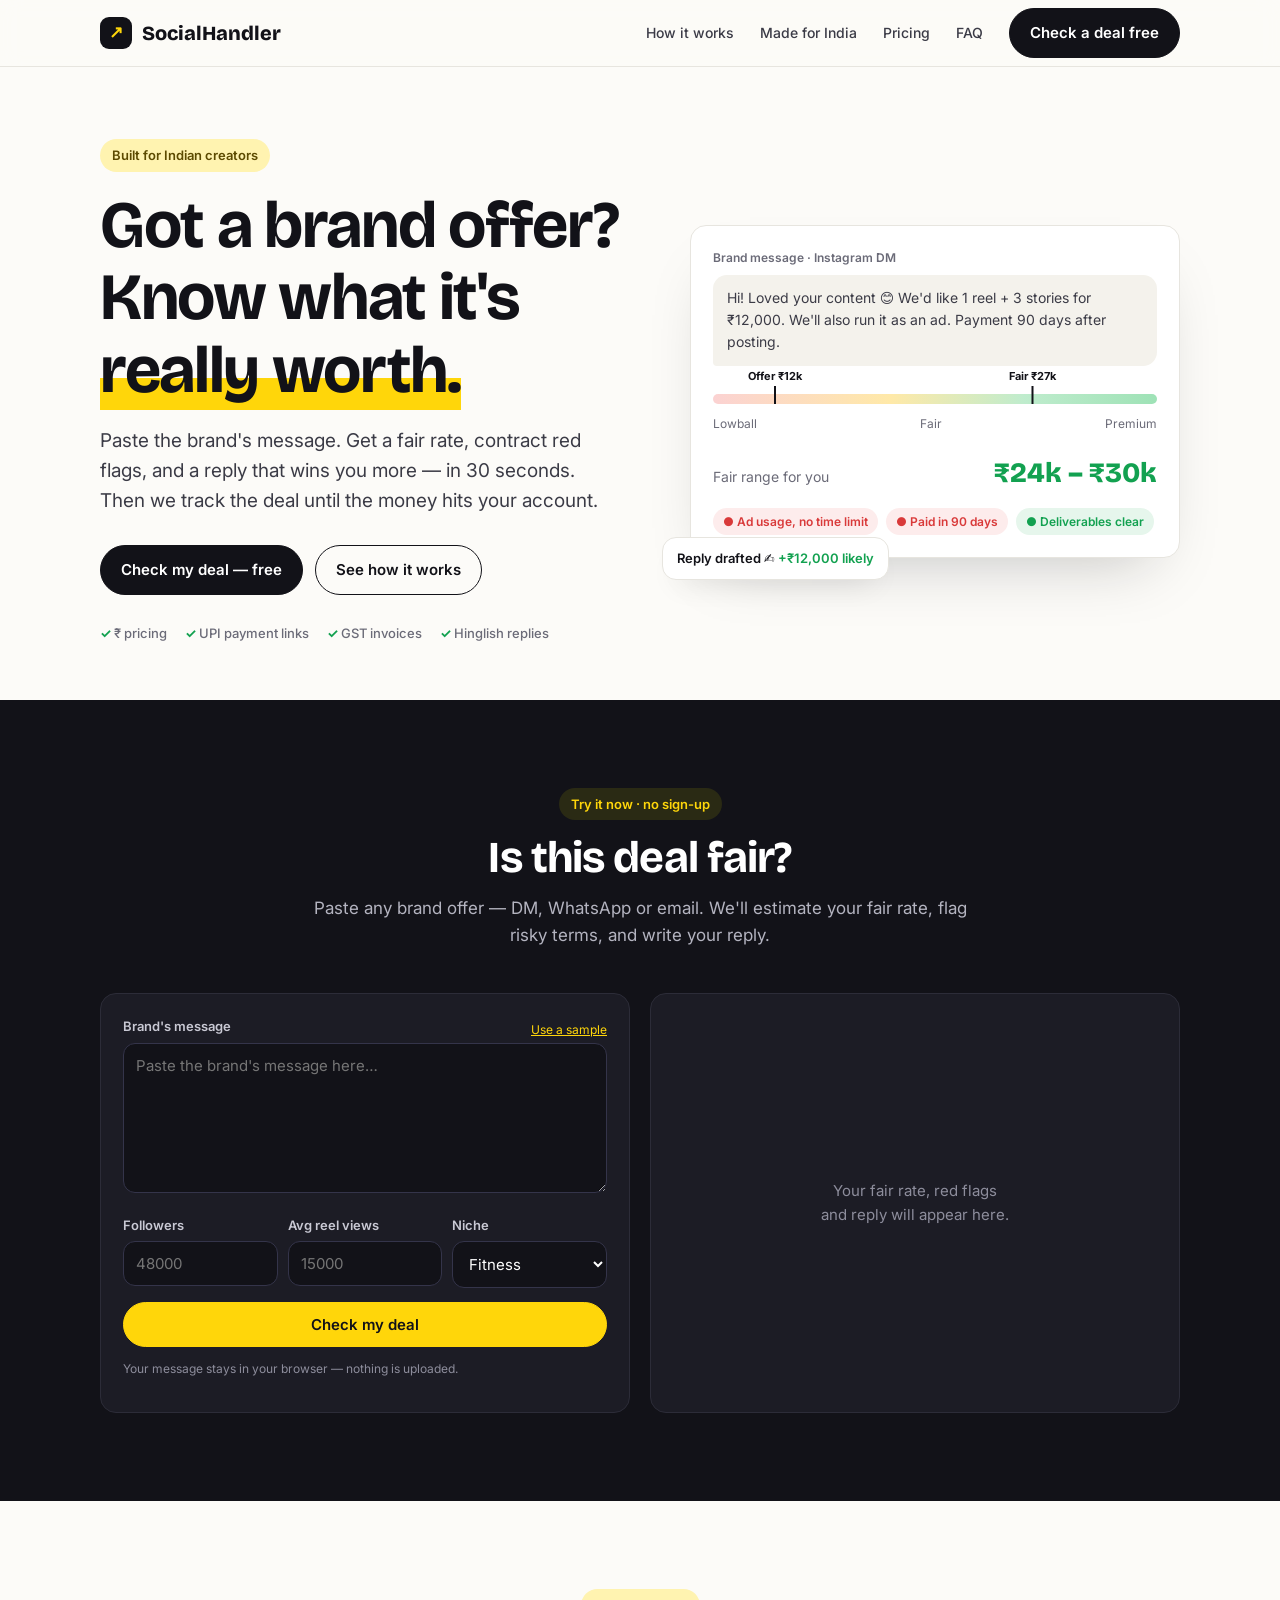
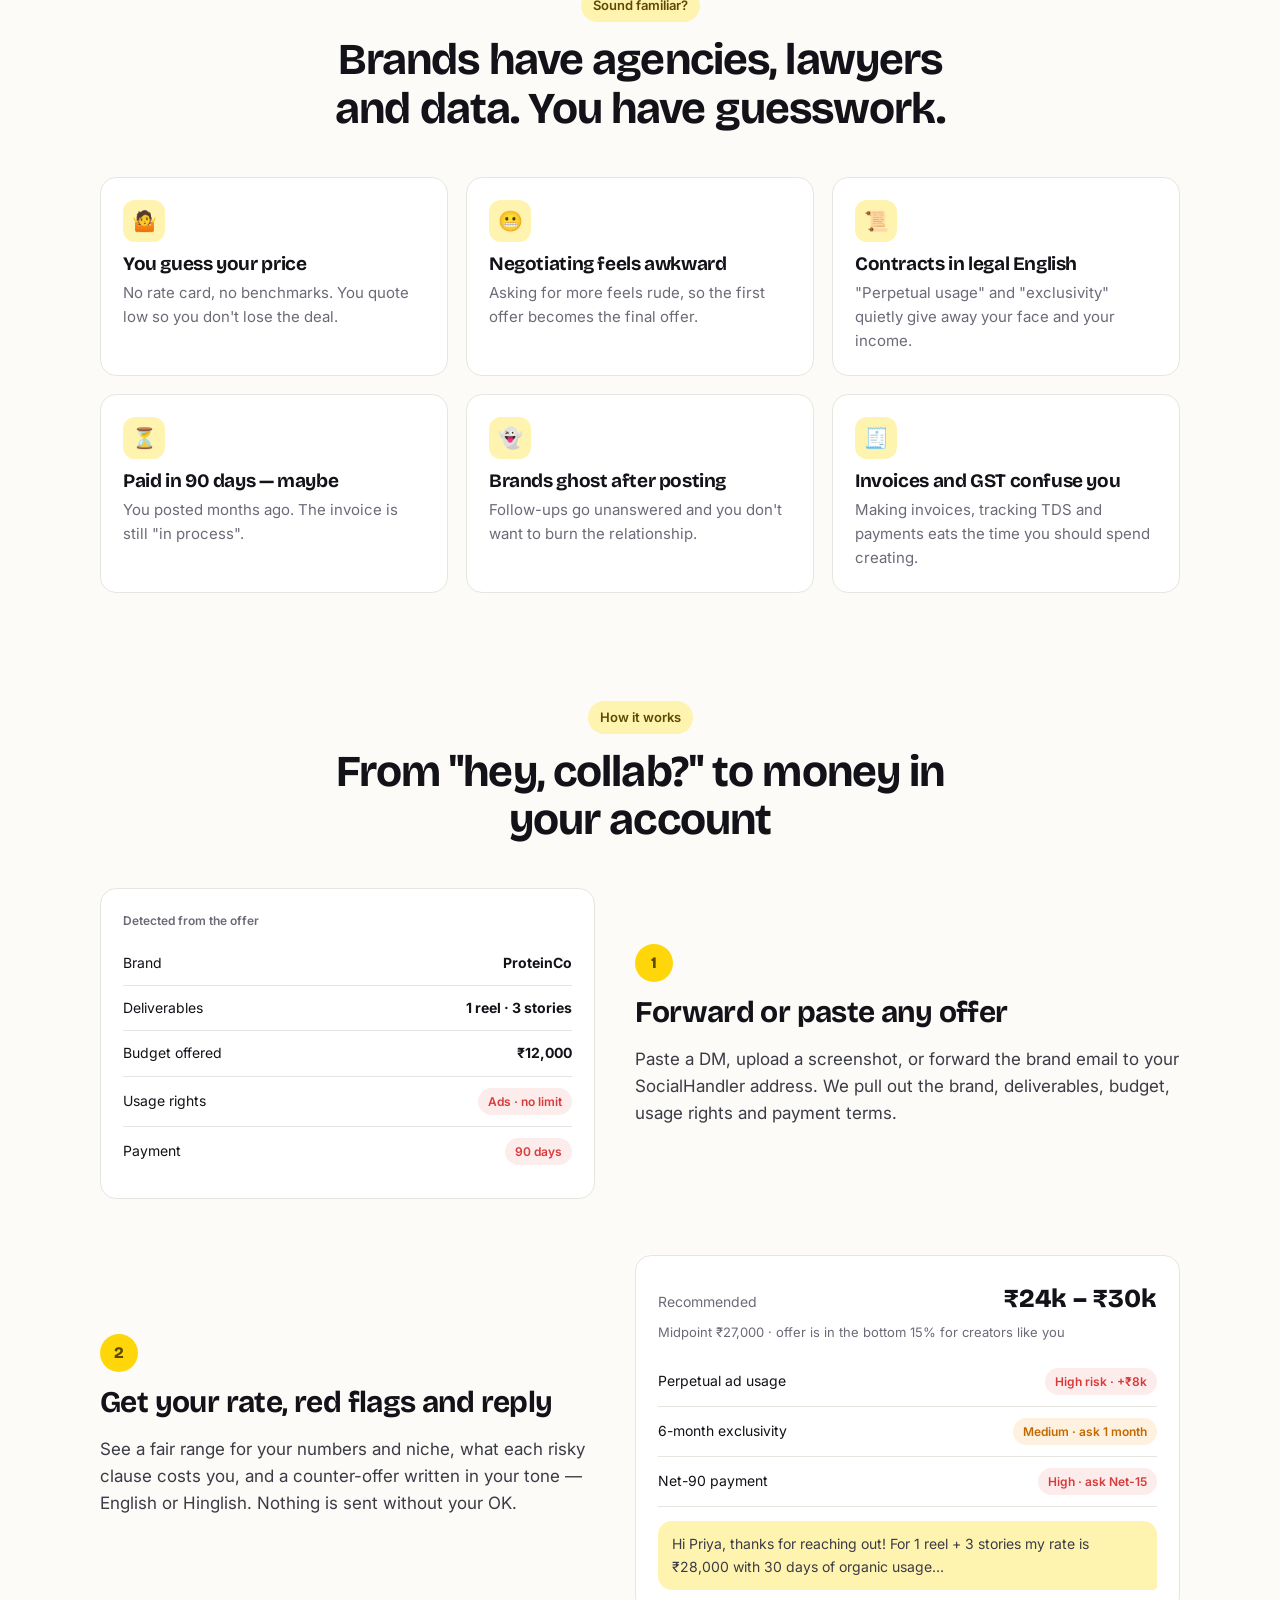
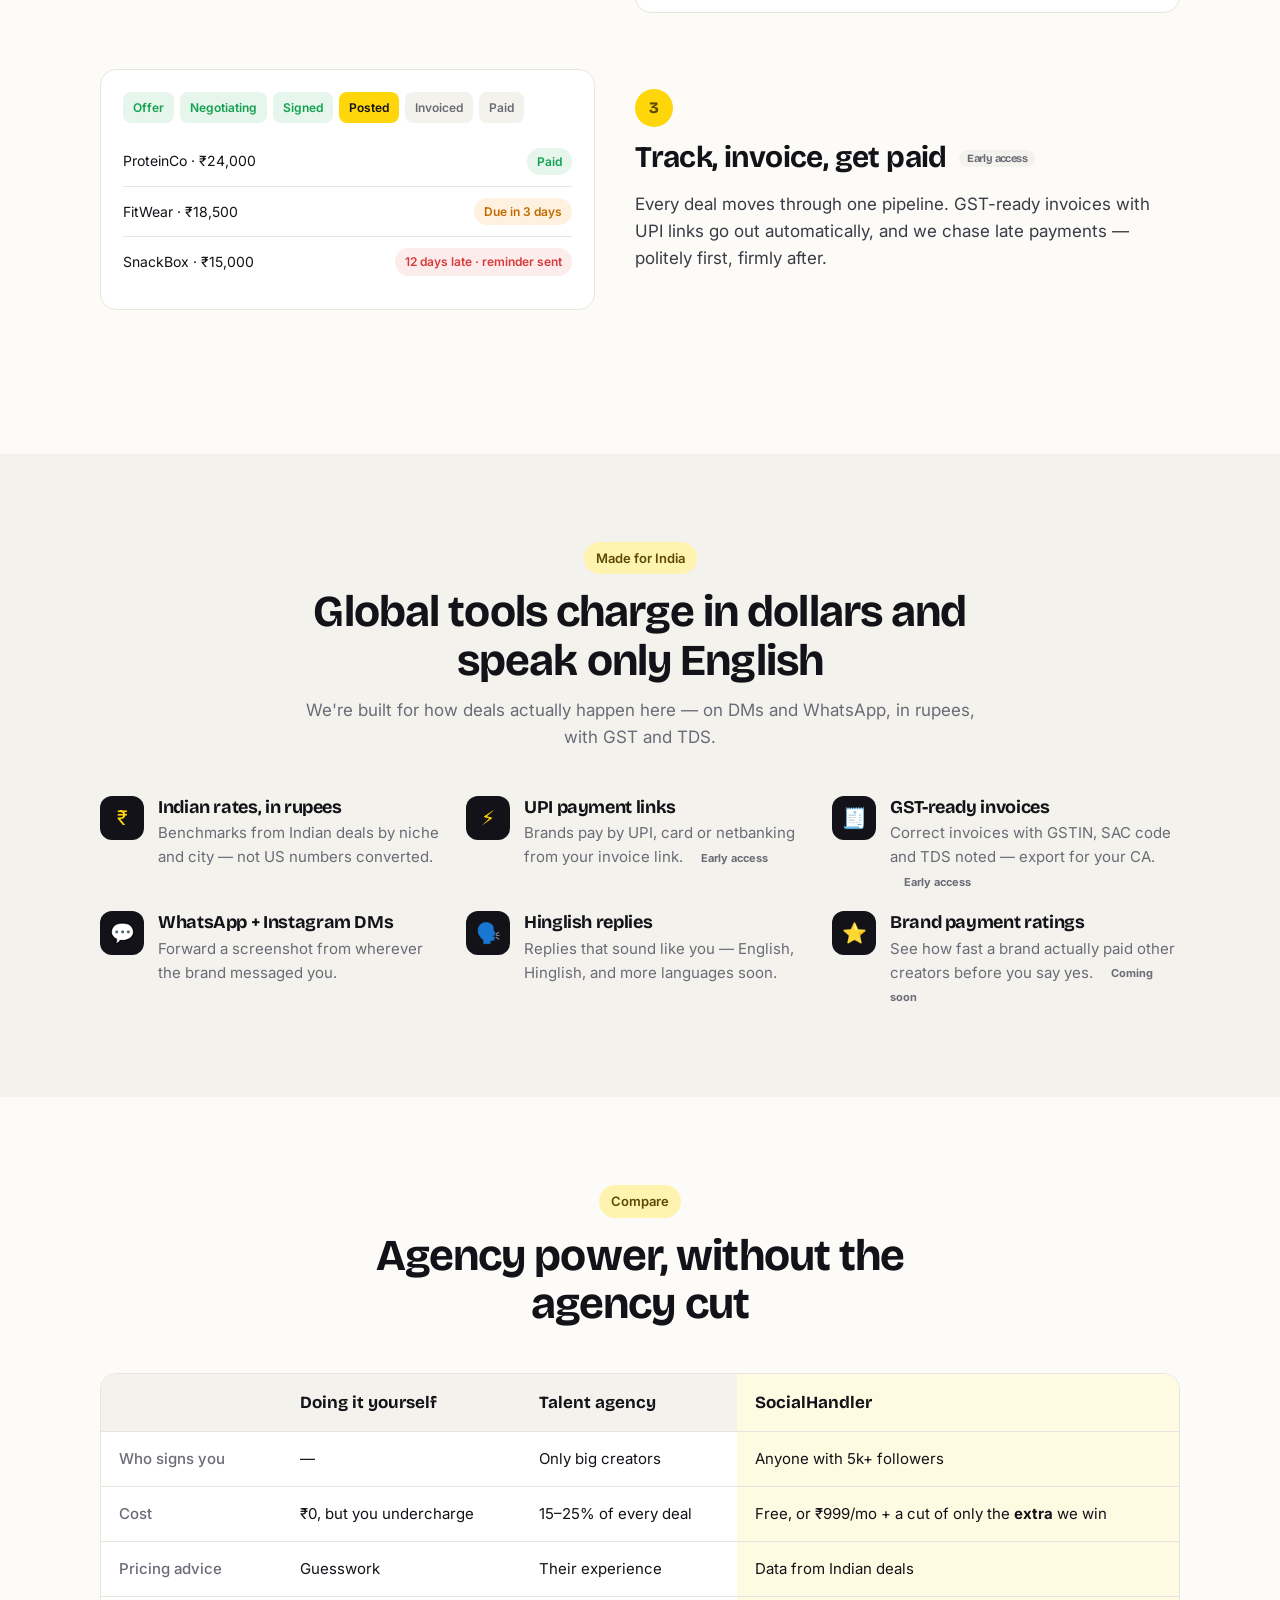
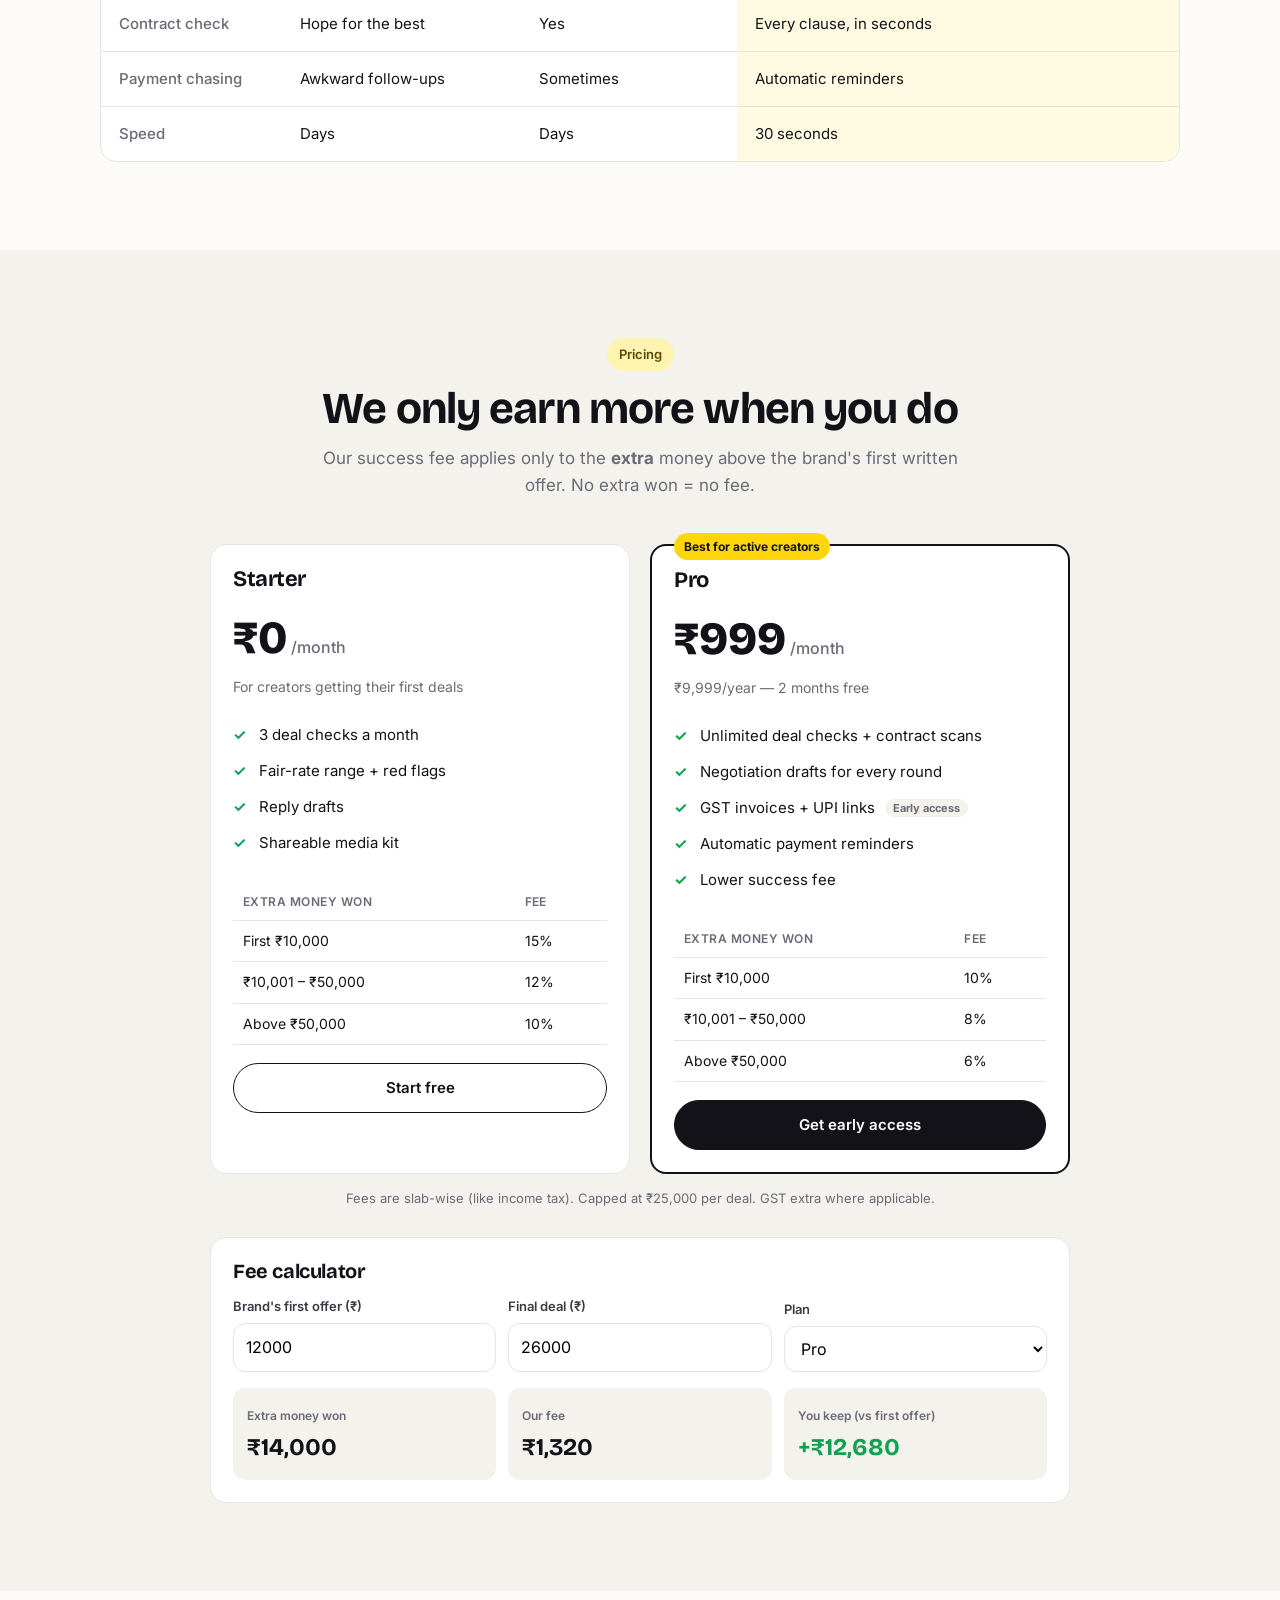
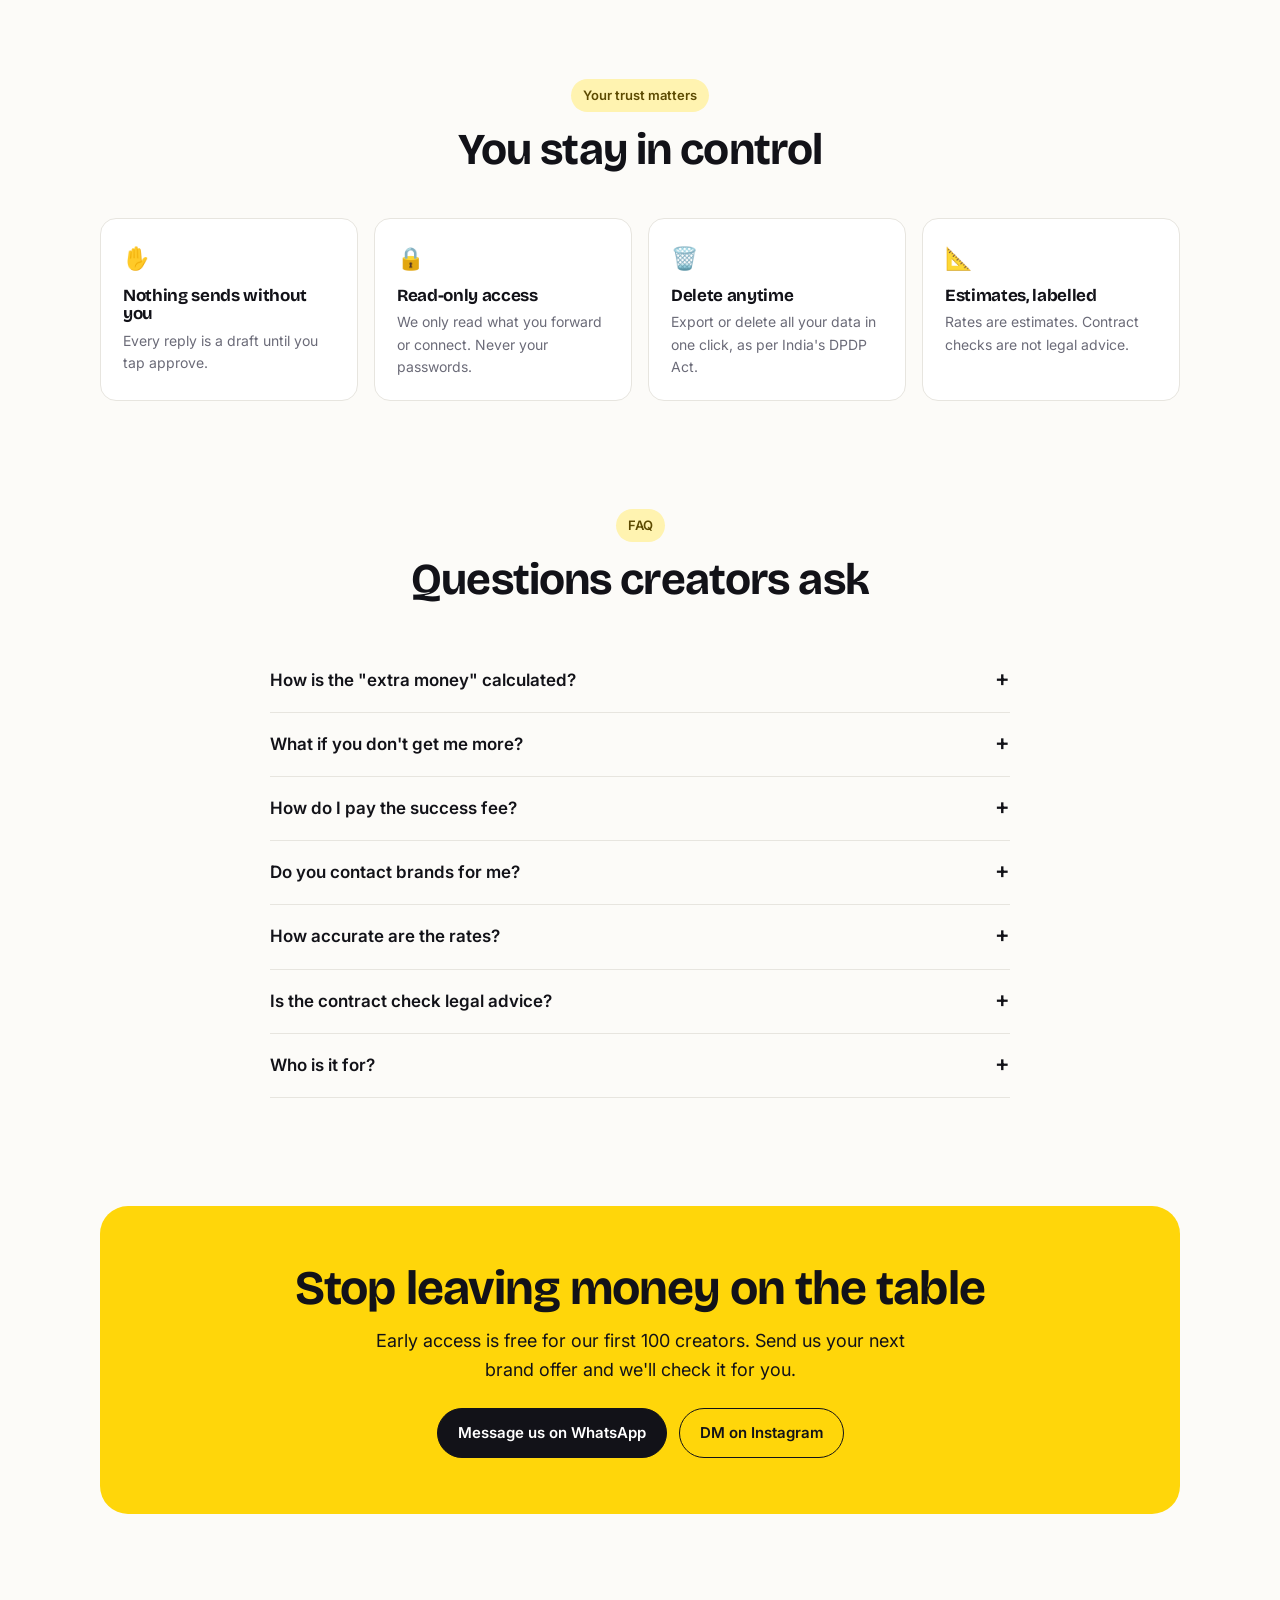
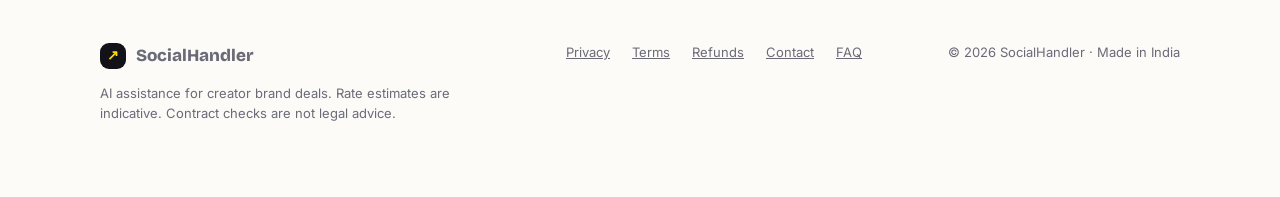
<file: index.html>
<!doctype html>
<html lang="en">
<head>
<meta charset="utf-8">
<meta name="viewport" content="width=device-width,initial-scale=1">
<title>SocialHandler — Your AI manager for brand deals</title>
<meta name="description" content="Paste a brand's offer. Get a fair rate, contract red flags and a reply that wins more — built for Indian creators. ₹ pricing, UPI, GST invoices, Hinglish.">
<link rel="preconnect" href="https://fonts.googleapis.com">
<link rel="preconnect" href="https://fonts.gstatic.com" crossorigin>
<link href="https://fonts.googleapis.com/css2?family=Bricolage+Grotesque:opsz,wght@12..96,500;12..96,700;12..96,800&family=Inter:wght@400;500;600&display=swap" rel="stylesheet">
<style>
:root{
  --ink:#121218; --ink2:#3b3b46; --mute:#6b6b78; --line:#e7e5df;
  --bg:#fcfbf8; --card:#ffffff; --soft:#f4f2ec;
  --y:#ffd60a; --y2:#fff3b0; --yd:#5c4a00;
  --g:#12a150; --gbg:#e6f6ec; --r:#d93a3a; --rbg:#fdecec; --o:#c26a00; --obg:#fff1df;
  --rad:16px;
}
*{box-sizing:border-box}
html{scroll-behavior:smooth}
body{margin:0;font-family:Inter,system-ui,sans-serif;color:var(--ink);background:var(--bg);line-height:1.6;-webkit-font-smoothing:antialiased}
h1,h2,h3{font-family:"Bricolage Grotesque",Inter,sans-serif;line-height:1.1;margin:0;letter-spacing:-.02em}
a{color:inherit}
.wrap{max-width:1120px;margin:0 auto;padding:0 20px}
.btn{display:inline-flex;align-items:center;gap:8px;font-weight:600;font-size:15px;padding:12px 20px;border-radius:999px;text-decoration:none;border:1.5px solid var(--ink);cursor:pointer;background:transparent;color:var(--ink);font-family:inherit}
.btn.pri{background:var(--ink);color:#fff}
.btn.pri:hover{background:#2a2a34}
.btn.y{background:var(--y);border-color:var(--y);color:var(--ink)}
.btn:hover{transform:translateY(-1px)}
.eyebrow{display:inline-block;font-size:13px;font-weight:600;padding:6px 12px;border-radius:999px;background:var(--y2);color:var(--yd)}
.hl{background:linear-gradient(transparent 60%,var(--y) 60%)}
section{padding:88px 0}
.sec-h{max-width:680px;margin:0 auto 44px;text-align:center}
.sec-h h2{font-size:clamp(30px,4vw,44px);margin:14px 0 12px}
.sec-h p{color:var(--mute);font-size:17px;margin:0}
.card{background:var(--card);border:1px solid var(--line);border-radius:var(--rad);padding:22px}
.chip{display:inline-flex;align-items:center;gap:6px;font-size:12px;font-weight:600;padding:4px 10px;border-radius:999px}
.chip.hi{background:var(--rbg);color:var(--r)} .chip.md{background:var(--obg);color:var(--o)} .chip.lo{background:var(--gbg);color:var(--g)}
.grid3{display:grid;grid-template-columns:repeat(3,1fr);gap:18px}
.grid2{display:grid;grid-template-columns:1fr 1fr;gap:18px}

/* nav */
nav{position:sticky;top:0;z-index:20;background:rgba(252,251,248,.88);backdrop-filter:saturate(1.4) blur(10px);border-bottom:1px solid var(--line)}
nav .wrap{display:flex;align-items:center;justify-content:space-between;height:66px}
.logo{display:flex;align-items:center;gap:10px;font-family:"Bricolage Grotesque";font-weight:800;font-size:20px;text-decoration:none}
.logo i{width:32px;height:32px;border-radius:9px;background:var(--ink);display:grid;place-items:center;font-style:normal;color:var(--y);font-size:17px}
.nl{display:flex;gap:26px;align-items:center;font-size:14px;font-weight:500}
.nl a{text-decoration:none;color:var(--ink2)}
.nl a:hover{color:var(--ink)}

/* hero */
.hero{padding:72px 0 56px}
.hero .wrap{display:grid;grid-template-columns:1.05fr .95fr;gap:48px;align-items:center}
.hero h1{font-size:clamp(40px,5.6vw,66px);margin:18px 0}
.hero p.lead{font-size:19px;color:var(--ink2);max-width:520px;margin:0 0 28px}
.cta-row{display:flex;gap:12px;flex-wrap:wrap}
.trust-row{display:flex;gap:18px;flex-wrap:wrap;margin-top:28px;font-size:13px;color:var(--mute);font-weight:500}
.trust-row span::before{content:"✓ ";color:var(--g);font-weight:700}
.hero-card{position:relative}
.hero-card .card{box-shadow:0 30px 60px -30px rgba(18,18,24,.25)}
.msg{background:var(--soft);border-radius:14px 14px 14px 4px;padding:12px 14px;font-size:14px;color:var(--ink2)}
.range-bar{position:relative;height:10px;border-radius:99px;background:linear-gradient(90deg,#fbd2d2 0%,#ffe9a8 40%,#bfeccd 70%,#9ee2b6 100%);margin:28px 0 10px}
.range-bar .pin{position:absolute;top:-26px;transform:translateX(-50%);font-size:11px;font-weight:700;white-space:nowrap}
.range-bar .pin::after{content:"";position:absolute;left:50%;top:18px;width:2px;height:18px;background:var(--ink);transform:translateX(-50%)}
.float{position:absolute;background:#fff;border:1px solid var(--line);border-radius:14px;padding:10px 14px;font-size:13px;font-weight:600;box-shadow:0 14px 30px -18px rgba(0,0,0,.3)}

/* checker */
#checker{background:var(--ink);color:#fff}
#checker .sec-h p{color:#b4b4c0}
#checker .eyebrow{background:#2a2a14;color:var(--y)}
.ck{display:grid;grid-template-columns:1fr 1fr;gap:20px}
.ck .pane{background:#1c1c25;border:1px solid #2c2c38;border-radius:var(--rad);padding:22px}
.ck label{display:block;font-size:13px;font-weight:600;color:#c9c9d4;margin:0 0 6px}
.ck textarea,.ck input,.ck select{width:100%;font-family:inherit;font-size:15px;color:#fff;background:#121218;border:1px solid #34344a;border-radius:12px;padding:12px}
.ck textarea{min-height:150px;resize:vertical}
.ck textarea:focus,.ck input:focus,.ck select:focus{outline:2px solid var(--y);border-color:transparent}
.row3{display:grid;grid-template-columns:1fr 1fr 1fr;gap:10px;margin:14px 0}
.sample{font-size:12px;color:var(--y);background:none;border:0;cursor:pointer;padding:0;font-family:inherit;text-decoration:underline}
.res-empty{display:grid;place-items:center;height:100%;min-height:300px;text-align:center;color:#8d8d9c;font-size:15px}
.big{font-family:"Bricolage Grotesque";font-size:34px;font-weight:800}
.kv{display:flex;justify-content:space-between;font-size:14px;color:#c9c9d4;padding:6px 0}
.kv b{color:#fff}
.flag{display:flex;gap:10px;align-items:flex-start;font-size:14px;padding:10px 12px;border-radius:12px;background:#24242f;margin-bottom:8px}
.reply{background:#121218;border:1px solid #34344a;border-radius:12px;padding:14px;font-size:14px;white-space:pre-wrap;color:#e8e8ef}
.tabs{display:flex;gap:6px;margin:16px 0 8px}
.tabs button{font-family:inherit;font-size:12px;font-weight:600;padding:6px 12px;border-radius:99px;border:1px solid #3a3a4c;background:transparent;color:#c9c9d4;cursor:pointer}
.tabs button.on{background:var(--y);color:var(--ink);border-color:var(--y)}
.note{font-size:12px;color:#8d8d9c;margin-top:12px}
.err{color:#ff8080;font-size:13px;margin-top:8px;display:none}

/* pains */
.pain h3{font-size:19px;margin:12px 0 6px}
.pain p{color:var(--mute);font-size:15px;margin:0}
.pain .ic{width:42px;height:42px;border-radius:12px;background:var(--y2);display:grid;place-items:center;font-size:20px}

/* steps */
.step{display:grid;grid-template-columns:1fr 1.1fr;gap:40px;align-items:center;margin-bottom:56px}
.step:nth-child(even) .txt{order:2}
.step .num{font-family:"Bricolage Grotesque";font-weight:800;color:var(--yd);background:var(--y);width:38px;height:38px;border-radius:50%;display:grid;place-items:center}
.step h3{font-size:30px;margin:14px 0 10px}
.step p{color:var(--ink2);font-size:17px}
.pipe{display:flex;gap:6px;flex-wrap:wrap}
.pipe span{font-size:12px;font-weight:600;padding:6px 10px;border-radius:8px;background:var(--soft);color:var(--mute)}
.pipe span.done{background:var(--gbg);color:var(--g)} .pipe span.now{background:var(--y);color:var(--ink)}
.li{display:flex;justify-content:space-between;align-items:center;padding:11px 0;border-bottom:1px solid var(--line);font-size:14px}
.li:last-child{border:0}

/* india */
#india{background:var(--soft)}
.feat{display:flex;gap:14px}
.feat .ic{flex:none;width:44px;height:44px;border-radius:12px;background:var(--ink);color:var(--y);display:grid;place-items:center;font-size:20px}
.feat h3{font-size:18px;margin:2px 0 4px}
.feat p{margin:0;color:var(--mute);font-size:15px}

/* compare */
table.cmp{width:100%;border-collapse:separate;border-spacing:0;background:#fff;border:1px solid var(--line);border-radius:var(--rad);overflow:hidden;font-size:15px}
.cmp th,.cmp td{padding:15px 18px;text-align:left;border-bottom:1px solid var(--line)}
.cmp tr:last-child td{border-bottom:0}
.cmp th{font-family:"Bricolage Grotesque";font-size:17px;background:var(--soft)}
.cmp th.us,.cmp td.us{background:#fffbe3}
.cmp td:first-child{color:var(--mute);font-weight:500}

/* pricing */
.plans{display:grid;grid-template-columns:1fr 1fr;gap:20px;max-width:860px;margin:0 auto}
.plan{position:relative}
.plan.feat2{border:2px solid var(--ink)}
.plan .tag{position:absolute;top:-13px;left:22px;background:var(--y);font-size:12px;font-weight:700;padding:4px 10px;border-radius:99px}
.plan h3{font-size:22px}
.price{font-family:"Bricolage Grotesque";font-size:46px;font-weight:800;margin:10px 0 2px}
.price small{font-size:16px;color:var(--mute);font-weight:500;font-family:Inter}
.plan ul{padding:0;list-style:none;margin:18px 0 22px;font-size:15px}
.plan li{padding:6px 0 6px 26px;position:relative}
.plan li::before{content:"✓";position:absolute;left:0;color:var(--g);font-weight:700}
.slab{width:100%;border-collapse:collapse;font-size:14px;margin-top:6px}
.slab td,.slab th{padding:9px 10px;border-bottom:1px solid var(--line);text-align:left}
.slab th{font-size:12px;color:var(--mute);font-weight:600;text-transform:uppercase;letter-spacing:.04em}
.calc{max-width:860px;margin:28px auto 0}
.calc .in{display:grid;grid-template-columns:1fr 1fr 1fr;gap:12px;align-items:end}
.calc label{font-size:13px;font-weight:600;color:var(--ink2);display:block;margin-bottom:6px}
.calc input,.calc select{width:100%;font:inherit;padding:11px 12px;border:1px solid var(--line);border-radius:12px;background:#fff}
.calc .out{display:grid;grid-template-columns:repeat(3,1fr);gap:12px;margin-top:16px}
.calc .out div{background:var(--soft);border-radius:12px;padding:14px}
.calc .out span{font-size:12px;color:var(--mute);font-weight:600}
.calc .out b{display:block;font-family:"Bricolage Grotesque";font-size:24px}

/* trust + faq */
.tr{display:grid;grid-template-columns:repeat(4,1fr);gap:16px}
.tr .card h3{font-size:17px;margin:10px 0 6px}
.tr .card p{margin:0;font-size:14px;color:var(--mute)}
details{border-bottom:1px solid var(--line);padding:18px 0}
summary{cursor:pointer;font-weight:600;font-size:17px;list-style:none;display:flex;justify-content:space-between}
summary::after{content:"+";font-size:22px;line-height:1}
details[open] summary::after{content:"–"}
details p{color:var(--ink2);margin:10px 0 0}
.final{background:var(--y);border-radius:28px;padding:56px 28px;text-align:center}
.final h2{font-size:clamp(30px,4.5vw,48px);margin-bottom:12px}
footer{padding:40px 0 60px;font-size:13px;color:var(--mute)}
footer .wrap{display:flex;justify-content:space-between;gap:24px;flex-wrap:wrap}
.ea{font-size:11px;font-weight:700;background:var(--soft);color:var(--mute);padding:2px 8px;border-radius:99px;margin-left:6px;vertical-align:middle}

@media (max-width:900px){
  .hero .wrap,.ck,.step,.grid2,.plans{grid-template-columns:1fr}
  .step:nth-child(even) .txt{order:0}
  .grid3,.tr{grid-template-columns:1fr 1fr}
  .nl a:not(.btn){display:none}
  .float{display:none}
  .calc .in,.calc .out{grid-template-columns:1fr}
}
@media (max-width:560px){
  .grid3,.tr,.row3{grid-template-columns:1fr}
  .nl .btn{padding:9px 14px;font-size:13px;white-space:nowrap}
  .logo{font-size:18px}
  .kv{flex-wrap:wrap;gap:2px 10px}
  .kv .big{font-size:22px !important}
  section{padding:64px 0}
  .cmp th,.cmp td{padding:11px 10px;font-size:13px}
}
</style>
</head>
<body>

<nav><div class="wrap">
  <a class="logo" href="#"><i>↗</i>SocialHandler</a>
  <div class="nl">
    <a href="#how">How it works</a><a href="#india">Made for India</a><a href="#pricing">Pricing</a><a href="#faq">FAQ</a>
    <a class="btn pri" href="#checker">Check a deal free</a>
  </div>
</div></nav>

<!-- HERO -->
<header class="hero"><div class="wrap">
  <div>
    <span class="eyebrow">Built for Indian creators</span>
    <h1>Got a brand offer? Know what it's <span class="hl">really worth.</span></h1>
    <p class="lead">Paste the brand's message. Get a fair rate, contract red flags, and a reply that wins you more — in 30 seconds. Then we track the deal until the money hits your account.</p>
    <div class="cta-row">
      <a class="btn pri" href="#checker">Check my deal — free</a>
      <a class="btn" href="#how">See how it works</a>
    </div>
    <div class="trust-row"><span>₹ pricing</span><span>UPI payment links</span><span>GST invoices</span><span>Hinglish replies</span></div>
  </div>
  <div class="hero-card">
    <div class="card">
      <div style="font-size:12px;font-weight:600;color:var(--mute);margin-bottom:8px">Brand message · Instagram DM</div>
      <div class="msg">Hi! Loved your content 😊 We'd like 1 reel + 3 stories for ₹12,000. We'll also run it as an ad. Payment 90 days after posting.</div>
      <div class="range-bar">
        <span class="pin" style="left:14%">Offer ₹12k</span>
        <span class="pin" style="left:72%">Fair ₹27k</span>
      </div>
      <div style="display:flex;justify-content:space-between;font-size:12px;color:var(--mute)"><span>Lowball</span><span>Fair</span><span>Premium</span></div>
      <div style="display:flex;justify-content:space-between;align-items:baseline;margin:18px 0 12px">
        <span style="color:var(--mute);font-size:14px">Fair range for you</span>
        <span style="font-family:'Bricolage Grotesque';font-size:28px;font-weight:800;color:var(--g)">₹24k – ₹30k</span>
      </div>
      <div style="display:flex;gap:8px;flex-wrap:wrap">
        <span class="chip hi">● Ad usage, no time limit</span>
        <span class="chip hi">● Paid in 90 days</span>
        <span class="chip lo">● Deliverables clear</span>
      </div>
    </div>
    <div class="float" style="left:-28px;bottom:-22px">Reply drafted ✍️ <span style="color:var(--g)">+₹12,000 likely</span></div>
  </div>
</div></header>

<!-- LIVE CHECKER -->
<section id="checker"><div class="wrap">
  <div class="sec-h">
    <span class="eyebrow">Try it now · no sign-up</span>
    <h2>Is this deal fair?</h2>
    <p>Paste any brand offer — DM, WhatsApp or email. We'll estimate your fair rate, flag risky terms, and write your reply.</p>
  </div>
  <div class="ck">
    <div class="pane">
      <div style="display:flex;justify-content:space-between;align-items:center"><label for="offer">Brand's message</label><button class="sample" id="sampleBtn" type="button">Use a sample</button></div>
      <textarea id="offer" placeholder="Paste the brand's message here…"></textarea>
      <div class="row3">
        <div><label for="fol">Followers</label><input id="fol" type="number" min="0" placeholder="48000"></div>
        <div><label for="views">Avg reel views</label><input id="views" type="number" min="0" placeholder="15000"></div>
        <div><label for="niche">Niche</label>
          <select id="niche">
            <option value="550">Fitness</option><option value="600">Beauty</option><option value="550">Fashion</option>
            <option value="450">Food</option><option value="700">Tech</option><option value="900">Finance</option>
            <option value="500">Travel</option><option value="600">Education</option><option value="450">Lifestyle</option>
            <option value="350">Comedy / entertainment</option>
          </select></div>
      </div>
      <button class="btn y" id="runBtn" type="button" style="width:100%;justify-content:center">Check my deal</button>
      <div class="err" id="err"></div>
      <p class="note">Your message stays in your browser — nothing is uploaded.</p>
    </div>
    <div class="pane" id="result"><div class="res-empty">Your fair rate, red flags<br>and reply will appear here.</div></div>
  </div>
</div></section>

<!-- PAINS -->
<section><div class="wrap">
  <div class="sec-h"><span class="eyebrow">Sound familiar?</span><h2>Brands have agencies, lawyers and data. You have guesswork.</h2></div>
  <div class="grid3">
    <div class="card pain"><div class="ic">🤷</div><h3>You guess your price</h3><p>No rate card, no benchmarks. You quote low so you don't lose the deal.</p></div>
    <div class="card pain"><div class="ic">😬</div><h3>Negotiating feels awkward</h3><p>Asking for more feels rude, so the first offer becomes the final offer.</p></div>
    <div class="card pain"><div class="ic">📜</div><h3>Contracts in legal English</h3><p>"Perpetual usage" and "exclusivity" quietly give away your face and your income.</p></div>
    <div class="card pain"><div class="ic">⏳</div><h3>Paid in 90 days — maybe</h3><p>You posted months ago. The invoice is still "in process".</p></div>
    <div class="card pain"><div class="ic">👻</div><h3>Brands ghost after posting</h3><p>Follow-ups go unanswered and you don't want to burn the relationship.</p></div>
    <div class="card pain"><div class="ic">🧾</div><h3>Invoices and GST confuse you</h3><p>Making invoices, tracking TDS and payments eats the time you should spend creating.</p></div>
  </div>
</div></section>

<!-- HOW -->
<section id="how" style="padding-top:20px"><div class="wrap">
  <div class="sec-h"><span class="eyebrow">How it works</span><h2>From "hey, collab?" to money in your account</h2></div>

  <div class="step">
    <div class="txt"><div class="num">1</div><h3>Forward or paste any offer</h3><p>Paste a DM, upload a screenshot, or forward the brand email to your SocialHandler address. We pull out the brand, deliverables, budget, usage rights and payment terms.</p></div>
    <div class="card">
      <div style="font-size:12px;font-weight:600;color:var(--mute);margin-bottom:10px">Detected from the offer</div>
      <div class="li"><span>Brand</span><b>ProteinCo</b></div>
      <div class="li"><span>Deliverables</span><b>1 reel · 3 stories</b></div>
      <div class="li"><span>Budget offered</span><b>₹12,000</b></div>
      <div class="li"><span>Usage rights</span><span class="chip hi">Ads · no limit</span></div>
      <div class="li"><span>Payment</span><span class="chip hi">90 days</span></div>
    </div>
  </div>

  <div class="step">
    <div class="txt"><div class="num">2</div><h3>Get your rate, red flags and reply</h3><p>See a fair range for your numbers and niche, what each risky clause costs you, and a counter-offer written in your tone — English or Hinglish. Nothing is sent without your OK.</p></div>
    <div class="card">
      <div style="display:flex;justify-content:space-between;align-items:baseline"><span style="color:var(--mute);font-size:14px">Recommended</span><span style="font-family:'Bricolage Grotesque';font-weight:800;font-size:26px">₹24k – ₹30k</span></div>
      <div style="font-size:13px;color:var(--mute);margin:2px 0 14px">Midpoint ₹27,000 · offer is in the bottom 15% for creators like you</div>
      <div class="li"><span>Perpetual ad usage</span><span class="chip hi">High risk · +₹8k</span></div>
      <div class="li"><span>6-month exclusivity</span><span class="chip md">Medium · ask 1 month</span></div>
      <div class="li"><span>Net-90 payment</span><span class="chip hi">High · ask Net-15</span></div>
      <div class="msg" style="margin-top:14px;border-radius:14px 14px 4px 14px;background:var(--y2)">Hi Priya, thanks for reaching out! For 1 reel + 3 stories my rate is ₹28,000 with 30 days of organic usage…</div>
    </div>
  </div>

  <div class="step">
    <div class="txt"><div class="num">3</div><h3>Track, invoice, get paid <span class="ea">Early access</span></h3><p>Every deal moves through one pipeline. GST-ready invoices with UPI links go out automatically, and we chase late payments — politely first, firmly after.</p></div>
    <div class="card">
      <div class="pipe" style="margin-bottom:14px"><span class="done">Offer</span><span class="done">Negotiating</span><span class="done">Signed</span><span class="now">Posted</span><span>Invoiced</span><span>Paid</span></div>
      <div class="li"><span>ProteinCo · ₹24,000</span><span class="chip lo">Paid</span></div>
      <div class="li"><span>FitWear · ₹18,500</span><span class="chip md">Due in 3 days</span></div>
      <div class="li"><span>SnackBox · ₹15,000</span><span class="chip hi">12 days late · reminder sent</span></div>
    </div>
  </div>
</div></section>

<!-- INDIA -->
<section id="india"><div class="wrap">
  <div class="sec-h"><span class="eyebrow">Made for India</span><h2>Global tools charge in dollars and speak only English</h2><p>We're built for how deals actually happen here — on DMs and WhatsApp, in rupees, with GST and TDS.</p></div>
  <div class="grid3">
    <div class="feat"><div class="ic">₹</div><div><h3>Indian rates, in rupees</h3><p>Benchmarks from Indian deals by niche and city — not US numbers converted.</p></div></div>
    <div class="feat"><div class="ic">⚡</div><div><h3>UPI payment links</h3><p>Brands pay by UPI, card or netbanking from your invoice link. <span class="ea">Early access</span></p></div></div>
    <div class="feat"><div class="ic">🧾</div><div><h3>GST-ready invoices</h3><p>Correct invoices with GSTIN, SAC code and TDS noted — export for your CA. <span class="ea">Early access</span></p></div></div>
    <div class="feat"><div class="ic">💬</div><div><h3>WhatsApp + Instagram DMs</h3><p>Forward a screenshot from wherever the brand messaged you.</p></div></div>
    <div class="feat"><div class="ic">🗣️</div><div><h3>Hinglish replies</h3><p>Replies that sound like you — English, Hinglish, and more languages soon.</p></div></div>
    <div class="feat"><div class="ic">⭐</div><div><h3>Brand payment ratings</h3><p>See how fast a brand actually paid other creators before you say yes. <span class="ea">Coming soon</span></p></div></div>
  </div>
</div></section>

<!-- COMPARE -->
<section><div class="wrap">
  <div class="sec-h"><span class="eyebrow">Compare</span><h2>Agency power, without the agency cut</h2></div>
  <table class="cmp">
    <tr><th></th><th>Doing it yourself</th><th>Talent agency</th><th class="us">SocialHandler</th></tr>
    <tr><td>Who signs you</td><td>—</td><td>Only big creators</td><td class="us">Anyone with 5k+ followers</td></tr>
    <tr><td>Cost</td><td>₹0, but you undercharge</td><td>15–25% of every deal</td><td class="us">Free, or ₹999/mo + a cut of only the <b>extra</b> we win</td></tr>
    <tr><td>Pricing advice</td><td>Guesswork</td><td>Their experience</td><td class="us">Data from Indian deals</td></tr>
    <tr><td>Contract check</td><td>Hope for the best</td><td>Yes</td><td class="us">Every clause, in seconds</td></tr>
    <tr><td>Payment chasing</td><td>Awkward follow-ups</td><td>Sometimes</td><td class="us">Automatic reminders</td></tr>
    <tr><td>Speed</td><td>Days</td><td>Days</td><td class="us">30 seconds</td></tr>
  </table>
</div></section>

<!-- PRICING -->
<section id="pricing" style="background:var(--soft)"><div class="wrap">
  <div class="sec-h"><span class="eyebrow">Pricing</span><h2>We only earn more when you do</h2><p>Our success fee applies only to the <b>extra</b> money above the brand's first written offer. No extra won = no fee.</p></div>
  <div class="plans">
    <div class="card plan">
      <h3>Starter</h3>
      <div class="price">₹0<small> /month</small></div>
      <div style="color:var(--mute);font-size:14px">For creators getting their first deals</div>
      <ul><li>3 deal checks a month</li><li>Fair-rate range + red flags</li><li>Reply drafts</li><li>Shareable media kit</li></ul>
      <table class="slab"><tr><th>Extra money won</th><th>Fee</th></tr>
        <tr><td>First ₹10,000</td><td>15%</td></tr><tr><td>₹10,001 – ₹50,000</td><td>12%</td></tr><tr><td>Above ₹50,000</td><td>10%</td></tr></table>
      <a class="btn" href="#checker" style="width:100%;justify-content:center;margin-top:18px">Start free</a>
    </div>
    <div class="card plan feat2">
      <span class="tag">Best for active creators</span>
      <h3>Pro</h3>
      <div class="price">₹999<small> /month</small></div>
      <div style="color:var(--mute);font-size:14px">₹9,999/year — 2 months free</div>
      <ul><li>Unlimited deal checks + contract scans</li><li>Negotiation drafts for every round</li><li>GST invoices + UPI links <span class="ea">Early access</span></li><li>Automatic payment reminders</li><li>Lower success fee</li></ul>
      <table class="slab"><tr><th>Extra money won</th><th>Fee</th></tr>
        <tr><td>First ₹10,000</td><td>10%</td></tr><tr><td>₹10,001 – ₹50,000</td><td>8%</td></tr><tr><td>Above ₹50,000</td><td>6%</td></tr></table>
      <a class="btn pri" href="#join" style="width:100%;justify-content:center;margin-top:18px">Get early access</a>
    </div>
  </div>
  <p style="text-align:center;font-size:13px;color:var(--mute);margin-top:14px">Fees are slab-wise (like income tax). Capped at ₹25,000 per deal. GST extra where applicable.</p>

  <div class="card calc">
    <h3 style="font-size:20px;margin-bottom:14px">Fee calculator</h3>
    <div class="in">
      <div><label for="cOff">Brand's first offer (₹)</label><input id="cOff" type="number" min="0" value="12000"></div>
      <div><label for="cFin">Final deal (₹)</label><input id="cFin" type="number" min="0" value="26000"></div>
      <div><label for="cPlan">Plan</label><select id="cPlan"><option value="pro">Pro</option><option value="free">Starter</option></select></div>
    </div>
    <div class="out">
      <div><span>Extra money won</span><b id="oUp">—</b></div>
      <div><span>Our fee</span><b id="oFee">—</b></div>
      <div><span>You keep (vs first offer)</span><b id="oKeep" style="color:var(--g)">—</b></div>
    </div>
  </div>
</div></section>

<!-- TRUST -->
<section><div class="wrap">
  <div class="sec-h"><span class="eyebrow">Your trust matters</span><h2>You stay in control</h2></div>
  <div class="tr">
    <div class="card"><div style="font-size:22px">✋</div><h3>Nothing sends without you</h3><p>Every reply is a draft until you tap approve.</p></div>
    <div class="card"><div style="font-size:22px">🔒</div><h3>Read-only access</h3><p>We only read what you forward or connect. Never your passwords.</p></div>
    <div class="card"><div style="font-size:22px">🗑️</div><h3>Delete anytime</h3><p>Export or delete all your data in one click, as per India's DPDP Act.</p></div>
    <div class="card"><div style="font-size:22px">📐</div><h3>Estimates, labelled</h3><p>Rates are estimates. Contract checks are not legal advice.</p></div>
  </div>
</div></section>

<!-- FAQ -->
<section id="faq" style="padding-top:20px"><div class="wrap" style="max-width:780px">
  <div class="sec-h"><span class="eyebrow">FAQ</span><h2>Questions creators ask</h2></div>
  <details><summary>How is the "extra money" calculated?</summary><p>It's the final signed amount minus the brand's first written offer — saved the moment you paste or forward it. If the brand asked for your rate first, we use the rate you tell us you'd have quoted, recorded before we negotiate.</p></details>
  <details><summary>What if you don't get me more?</summary><p>Then you pay no success fee. On Pro you pay only the ₹999 subscription.</p></details>
  <details><summary>How do I pay the success fee?</summary><p>The brand pays you directly — the money never sits with us. Once the brand pays, we send you a GST invoice for our fee, payable by UPI or card.</p></details>
  <details><summary>Do you contact brands for me?</summary><p>We draft every reply in your tone; you approve and send. Auto-send for routine follow-ups is optional.</p></details>
  <details><summary>How accurate are the rates?</summary><p>They're estimates based on your views, niche, deliverables and usage rights, and they improve as more Indian deals are added. Always use your judgement.</p></details>
  <details><summary>Is the contract check legal advice?</summary><p>No. It highlights common risky terms. For high-value or complex contracts, consult a lawyer.</p></details>
  <details><summary>Who is it for?</summary><p>Creators on Instagram and YouTube with roughly 5k–500k followers, UGC creators, and small agencies managing creators.</p></details>
</div></section>

<!-- FINAL CTA -->
<section id="join" style="padding-top:20px"><div class="wrap">
  <div class="final">
    <h2>Stop leaving money on the table</h2>
    <p style="font-size:18px;max-width:560px;margin:0 auto 24px">Early access is free for our first 100 creators. Send us your next brand offer and we'll check it for you.</p>
    <div class="cta-row" style="justify-content:center">
      <a class="btn pri" id="waBtn" href="#" target="_blank" rel="noopener">Message us on WhatsApp</a>
      <a class="btn" id="igBtn" href="#" target="_blank" rel="noopener">DM on Instagram</a>
    </div>
  </div>
</div></section>

<footer><div class="wrap">
  <div><a class="logo" href="#" style="font-size:17px"><i style="width:26px;height:26px;font-size:14px">↗</i>SocialHandler</a><p style="max-width:380px">AI assistance for creator brand deals. Rate estimates are indicative. Contract checks are not legal advice.</p></div>
  <div style="display:flex;gap:22px;flex-wrap:wrap"><a href="privacy.html">Privacy</a><a href="terms.html">Terms</a><a href="refund.html">Refunds</a><a href="contact.html">Contact</a><a href="#faq">FAQ</a></div>
  <div>© <span id="yr"></span> SocialHandler · Made in India</div>
</div></footer>

<script>
/* ---- edit these before launch ---- */
const CONFIG = {
  whatsapp: "917990046790",          // your WhatsApp number with country code, no +
  instagram: "socialhandler",
};

document.getElementById('yr').textContent = new Date().getFullYear();
document.getElementById('waBtn').href = `https://wa.me/${CONFIG.whatsapp}?text=${encodeURIComponent("Hi SocialHandler! I want early access. Here's a brand offer I got:")}`;
document.getElementById('igBtn').href = `https://ig.me/m/${CONFIG.instagram}`;

const inr = n => "₹" + Math.round(n).toLocaleString("en-IN");
const short = n => n >= 100000 ? "₹" + (n/100000).toFixed(n%100000?1:0) + "L" : n >= 1000 ? "₹" + Math.round(n/1000) + "k" : inr(n);

/* ---- deal checker (runs fully in the browser) ---- */
const SAMPLE = "Hi! Loved your content 😊 We're ProteinCo and would like 1 reel + 3 stories for ₹12,000. We'll also use the reel in our paid ads. Exclusivity for 6 months in the nutrition category. Payment is Net 90 after posting.";
document.getElementById('sampleBtn').onclick = () => {
  offer.value = SAMPLE; fol.value = 48000; views.value = 15000; niche.selectedIndex = 0; hideErr();
};
const errEl = document.getElementById('err');
function showErr(m){ errEl.textContent = m; errEl.style.display = 'block'; }
function hideErr(){ errEl.style.display = 'none'; }
[offer, fol, views].forEach(el => el.addEventListener('input', hideErr));

function parseAmount(t){
  const re = /(?:₹|rs\.?|inr)\s*([\d,]+(?:\.\d+)?)\s*(k|l|lakh|lakhs)?|([\d,]+(?:\.\d+)?)\s*(k|l|lakh|lakhs)?\s*(?:rupees|rs|inr|\/-)/gi;
  let m, best = 0;
  while ((m = re.exec(t))){
    let n = parseFloat((m[1]||m[3]).replace(/,/g,''));
    const u = (m[2]||m[4]||'').toLowerCase();
    if (u === 'k') n *= 1000; else if (u.startsWith('l')) n *= 100000;
    if (n > best) best = n;
  }
  return best;
}
function count(t, re){ const m = t.match(re); if(!m) return 0; const n = parseInt(m[1]); return isNaN(n) ? 1 : n; }

function analyse(){
  const t = offer.value.trim(), tl = t.toLowerCase();
  const followers = +fol.value || 0;
  let v = +views.value || 0;
  if (t.length < 15) return showErr("Paste the brand's message first.");
  if (!followers && !v) return showErr("Add your followers or average reel views.");
  if (!v) v = followers * 0.25;

  const reels = count(tl, /(\d+)?\s*(?:x\s*)?reels?\b/) ;
  const stories = count(tl, /(\d+)?\s*(?:x\s*)?stor(?:y|ies)\b/);
  const posts = count(tl, /(\d+)?\s*(?:x\s*)?(?:static\s*)?posts?\b/);
  const shorts = count(tl, /(\d+)?\s*(?:x\s*)?(?:youtube\s*)?(?:shorts|videos?)\b/);
  const units = Math.max(1, reels + shorts) + stories*0.25 + posts*0.7;

  const cpm = +niche.value;                       // ₹ per 1,000 avg views
  let base = Math.max(v/1000*cpm, followers*0.05) * units;

  const flags = []; let add = 0;
  if (/(perpetual|forever|lifetime|unlimited|in perpetuity)/.test(tl)) { flags.push(["hi","Usage rights forever","Limit to 30–90 days, or charge extra."]); add += .5; }
  else if (/(paid ads?|ads?\b|whitelist|boost|dark post|meta ads|partnership ads)/.test(tl)) { flags.push(["hi","Paid ad usage included","Ad usage is a separate fee — usually +30–50%."]); add += .35; }
  const ex = tl.match(/exclusiv\w*[^.]{0,40}?(\d+)\s*(month|week)/) || tl.match(/(\d+)\s*(month|week)s?[^.]{0,30}exclusiv/);
  if (ex){ const mo = ex[2].startsWith('w') ? +ex[1]/4 : +ex[1];
    if (mo > 1){ flags.push([mo>=3?"hi":"md", `${ex[1]} ${ex[2]}${+ex[1]>1?'s':''} exclusivity`, "Ask for 1 month, or charge for the deals you'll lose."]); add += Math.min(.4, mo*.06); } }
  else if (/exclusiv/.test(tl)) { flags.push(["md","Exclusivity (length unclear)","Ask how long and which categories."]); add += .15; }
  const pay = tl.match(/net\s*-?\s*(\d+)/) || tl.match(/(\d+)\s*days?\s*(?:after|from|of|post)/);
  if (pay && +pay[1] > 30) flags.push(["hi",`Paid in ${pay[1]} days`,"Ask for Net-15, or 50% upfront."]);
  else if (!pay) flags.push(["md","Payment date not mentioned","Ask: when and how will you pay?"]);
  if (/(barter|free product|gift(ed)?|pr package|in exchange for product)/.test(tl)) flags.push(["md","Product instead of cash","Fine for brands you love — otherwise quote your rate."]);
  if (/unlimited revisions?/.test(tl)) flags.push(["md","Unlimited revisions","Cap it at 2 rounds."]);
  if (/(raw files?|source files?)/.test(tl)) flags.push(["md","Raw files requested","Raw footage is usually charged extra."]);
  if (!flags.some(f => f[0]==="hi")) flags.push(["lo","No major red flags found","Still confirm usage, exclusivity and payment in writing."]);

  const mid = Math.round(base * (1 + add) / 500) * 500;
  const lo = Math.round(mid*.88/500)*500, hi = Math.round(mid*1.12/500)*500;
  const offered = parseAmount(t);
  const ask = Math.round(mid*1.05/500)*500;

  let verdict, vcol;
  if (!offered) { verdict = "No amount in the message"; vcol = "#ffd60a"; }
  else if (offered < lo*.75) { verdict = "Lowball — counter it"; vcol = "#ff8080"; }
  else if (offered < lo) { verdict = "Below fair — negotiate"; vcol = "#ffd60a"; }
  else if (offered <= hi) { verdict = "Fair offer"; vcol = "#5fe39a"; }
  else { verdict = "Great offer — take it"; vcol = "#5fe39a"; }

  const pos = offered ? Math.max(3, Math.min(97, offered/(hi*1.4)*100)) : null;
  const fairPos = Math.min(92, mid/(hi*1.4)*100);
  const deliver = [reels+shorts ? `${reels+shorts} reel${reels+shorts>1?'s':''}` : '1 reel', stories ? `${stories} stor${stories>1?'ies':'y'}` : '', posts ? `${posts} post${posts>1?'s':''}` : ''].filter(Boolean).join(' + ');
  const usageLine = add ? "This includes 30 days of organic usage — paid ad usage and exclusivity are priced separately." : "This includes 30 days of organic usage.";

  const replies = {
    en: `Hi! Thanks so much for reaching out — I really like the brand.\n\nFor ${deliver}, my rate is ${inr(ask)}. ${usageLine}\n\nPayment within 15 days of posting works best for me.${offered && offered < lo ? `\n\nIf budget is tight, I'm happy to adjust the deliverables rather than the rate.` : ''}\n\nShall I share a content plan?`,
    hi: `Hi! Reach out karne ke liye thank you — brand mujhe sach mein pasand hai.\n\n${deliver} ke liye mera rate ${inr(ask)} hai. Isme 30 din ka organic usage included hai${add ? ' — paid ads aur exclusivity ka charge alag hoga' : ''}.\n\nPayment posting ke 15 din ke andar ho jaye toh best rahega.${offered && offered < lo ? `\n\nAgar budget tight hai, toh rate ki jagah deliverables adjust kar sakte hain.` : ''}\n\nContent plan share karun?`
  };

  result.innerHTML = `
    <div style="display:flex;justify-content:space-between;align-items:center"><span style="font-size:13px;color:#b4b4c0;font-weight:600">Verdict</span><span style="font-weight:700;color:${vcol}">${verdict}</span></div>
    <div class="range-bar" style="margin-top:34px">
      ${pos!==null ? `<span class="pin" style="left:${pos}%;color:#fff">Offer ${short(offered)}</span>` : ''}
      <span class="pin" style="left:${fairPos}%;color:#5fe39a">Fair ${short(mid)}</span>
    </div>
    <div style="display:flex;justify-content:space-between;font-size:12px;color:#8d8d9c;margin-bottom:14px"><span>Lowball</span><span>Fair</span><span>Premium</span></div>
    <div class="kv"><span>Offered</span><b>${offered ? inr(offered) : '—'}</b></div>
    <div class="kv"><span>Fair range for you</span><b class="big" style="color:#5fe39a;font-size:24px">${inr(lo)} – ${inr(hi)}</b></div>
    <div class="kv"><span>Ask for</span><b>${inr(ask)}</b></div>
    ${offered && ask > offered ? `<div class="kv"><span>Potential extra</span><b style="color:var(--y)">+${inr(ask-offered)}</b></div>` : ''}
    <div style="font-size:13px;color:#b4b4c0;font-weight:600;margin:16px 0 8px">Red flags</div>
    ${flags.map(f => `<div class="flag"><span class="chip ${f[0]}">${f[0]==='hi'?'High':f[0]==='md'?'Check':'OK'}</span><div><b>${f[1]}</b><br><span style="color:#b4b4c0">${f[2]}</span></div></div>`).join('')}
    <div class="tabs"><button class="on" data-l="en">English</button><button data-l="hi">Hinglish</button></div>
    <div class="reply" id="replyBox"></div>
    <button class="btn y" id="copyBtn" type="button" style="margin-top:10px;padding:9px 16px;font-size:14px">Copy reply</button>
    <p class="note">Estimate based on ${Math.round(v).toLocaleString('en-IN')} avg views, your niche, deliverables and terms. Not legal advice.</p>`;
  const box = document.getElementById('replyBox');
  box.textContent = replies.en;
  result.querySelectorAll('.tabs button').forEach(b => b.onclick = () => {
    result.querySelectorAll('.tabs button').forEach(x => x.classList.toggle('on', x===b));
    box.textContent = replies[b.dataset.l];
  });
  document.getElementById('copyBtn').onclick = e => {
    navigator.clipboard.writeText(box.textContent).then(() => { e.target.textContent = "Copied ✓"; setTimeout(()=>e.target.textContent="Copy reply",1500); });
  };
  if (window.innerWidth < 900) result.scrollIntoView({behavior:'smooth', block:'start'});
}
document.getElementById('runBtn').onclick = analyse;

/* ---- fee calculator: slab-wise on the extra amount ---- */
const SLABS = { free:[[10000,.15],[40000,.12],[Infinity,.10]], pro:[[10000,.10],[40000,.08],[Infinity,.06]] };
const CAP = 25000;
function fee(up, plan){
  let left = up, f = 0;
  for (const [size, rate] of SLABS[plan]) { const part = Math.min(left, size); f += part*rate; left -= part; if (left <= 0) break; }
  return Math.min(f, CAP);
}
function calc(){
  const o = +cOff.value || 0, fi = +cFin.value || 0, up = Math.max(0, fi - o), f = fee(up, cPlan.value);
  oUp.textContent = inr(up); oFee.textContent = inr(f); oKeep.textContent = "+" + inr(up - f);
}
[cOff, cFin, cPlan].forEach(el => el.addEventListener('input', calc));
calc();
</script>
</body>
</html>
</file>
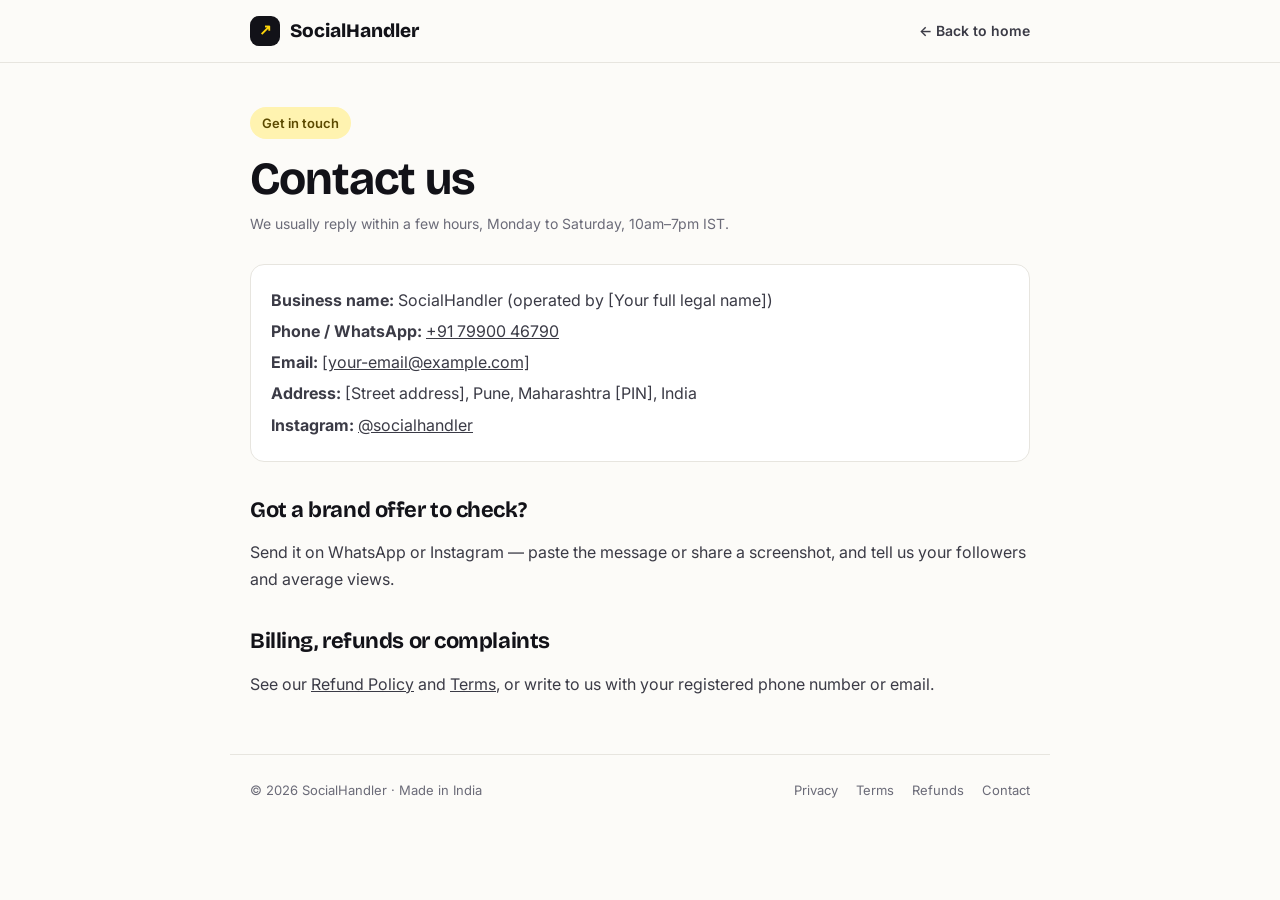
<file: contact.html>
<!doctype html>
<html lang="en">
<head>
<meta charset="utf-8">
<meta name="viewport" content="width=device-width,initial-scale=1">
<title>Contact — SocialHandler</title>
<meta name="description" content="Contact SocialHandler by WhatsApp, email or post.">
<link rel="preconnect" href="https://fonts.googleapis.com"><link rel="preconnect" href="https://fonts.gstatic.com" crossorigin>
<link href="https://fonts.googleapis.com/css2?family=Bricolage+Grotesque:opsz,wght@12..96,700;12..96,800&family=Inter:wght@400;500;600&display=swap" rel="stylesheet">
<link rel="stylesheet" href="legal.css">
</head>
<body>
<nav><div class="in"><a class="logo" href="index.html"><i>↗</i>SocialHandler</a><a class="back" href="index.html">← Back to home</a></div></nav>
<main>
<span class="eyebrow">Get in touch</span>
<h1>Contact us</h1>
<p class="upd">We usually reply within a few hours, Monday to Saturday, 10am–7pm IST.</p>
<div class="contact">
<p><b>Business name:</b> <span data-biz="brand"></span> (operated by <span data-biz="owner"></span>)</p>
<p><b>Phone / WhatsApp:</b> <a data-biz="phone"></a></p>
<p><b>Email:</b> <a data-biz="email"></a></p>
<p><b>Address:</b> <span data-biz="address"></span></p>
<p><b>Instagram:</b> <a href="https://instagram.com/socialhandler" target="_blank" rel="noopener">@socialhandler</a></p>
</div>
<h2>Got a brand offer to check?</h2>
<p>Send it on WhatsApp or Instagram — paste the message or share a screenshot, and tell us your followers and average views.</p>
<h2>Billing, refunds or complaints</h2>
<p>See our <a href="refund.html">Refund Policy</a> and <a href="terms.html">Terms</a>, or write to us with your registered phone number or email.</p>
</main>
<footer><span>© <span data-year></span> SocialHandler · Made in India</span><nav><a href="privacy.html">Privacy</a><a href="terms.html">Terms</a><a href="refund.html">Refunds</a><a href="contact.html">Contact</a></nav></footer>
<script src="legal.js"></script>
</body>
</html>
</file>
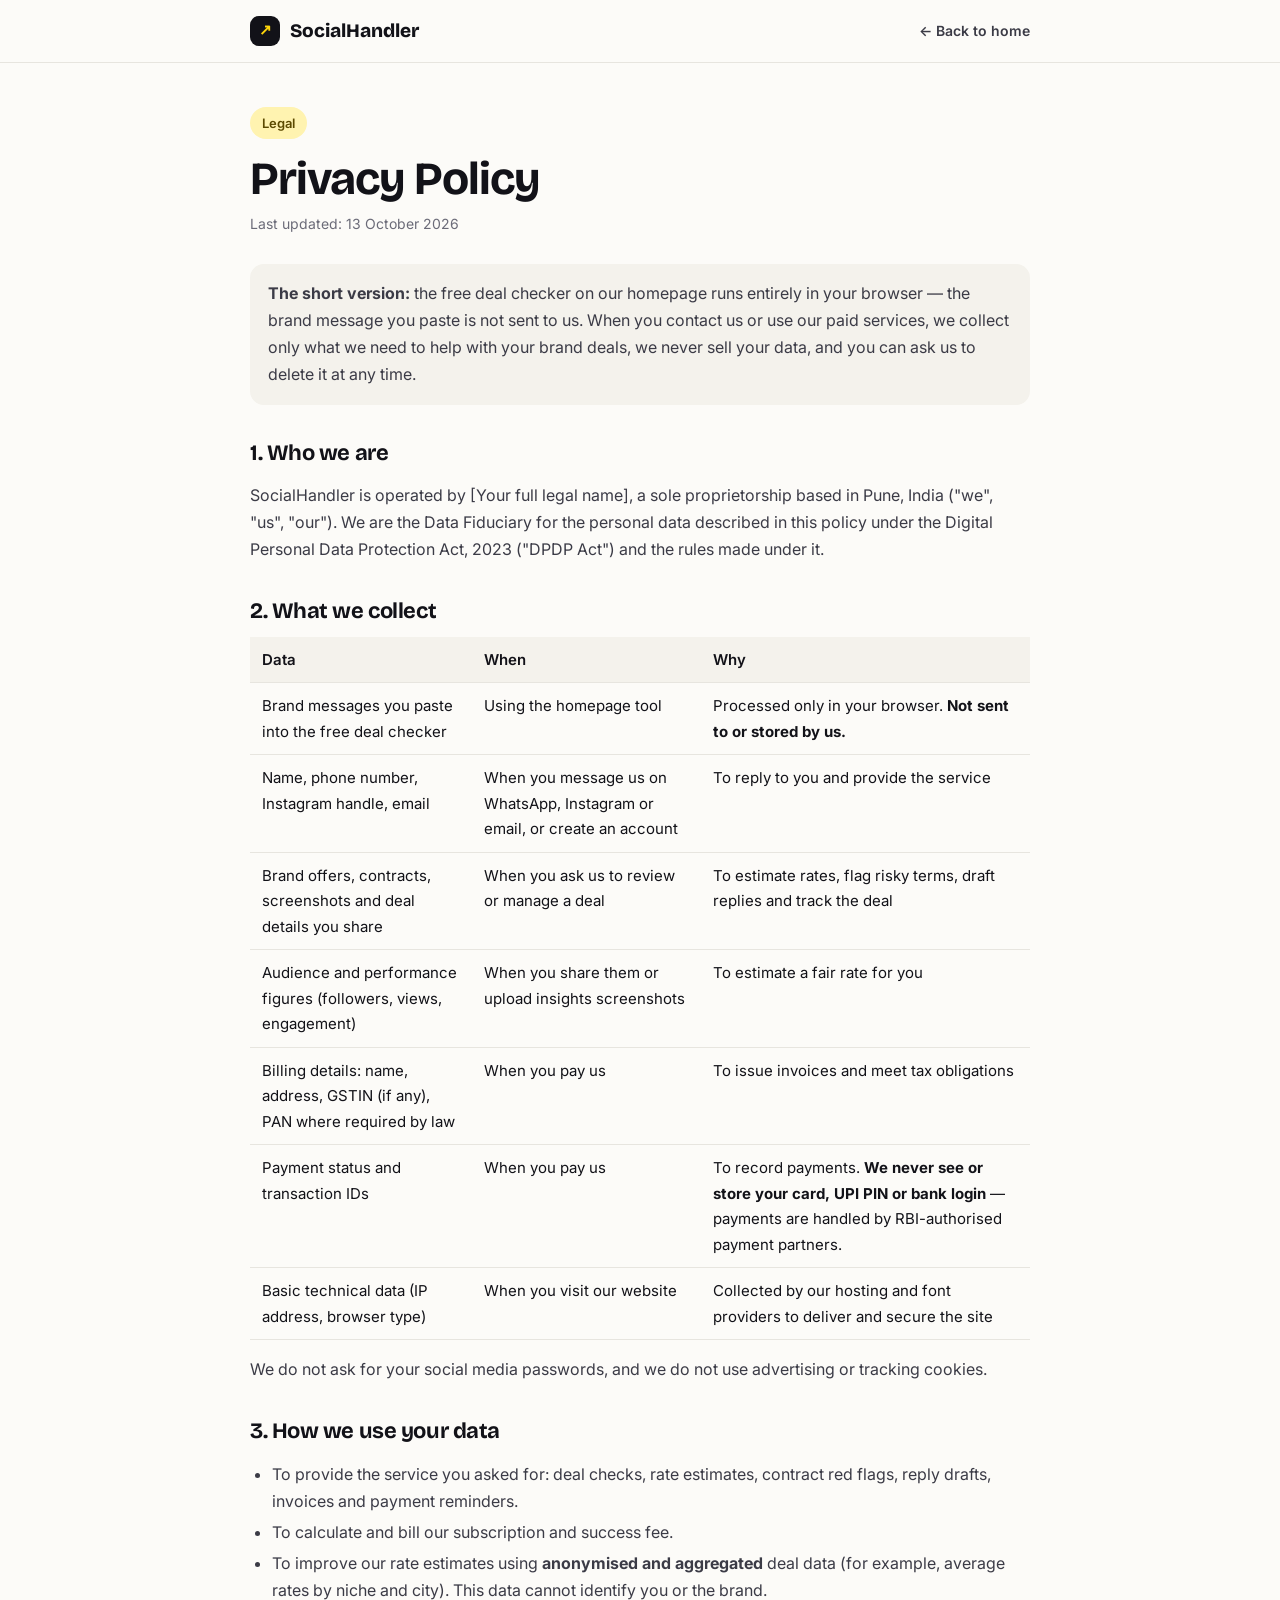
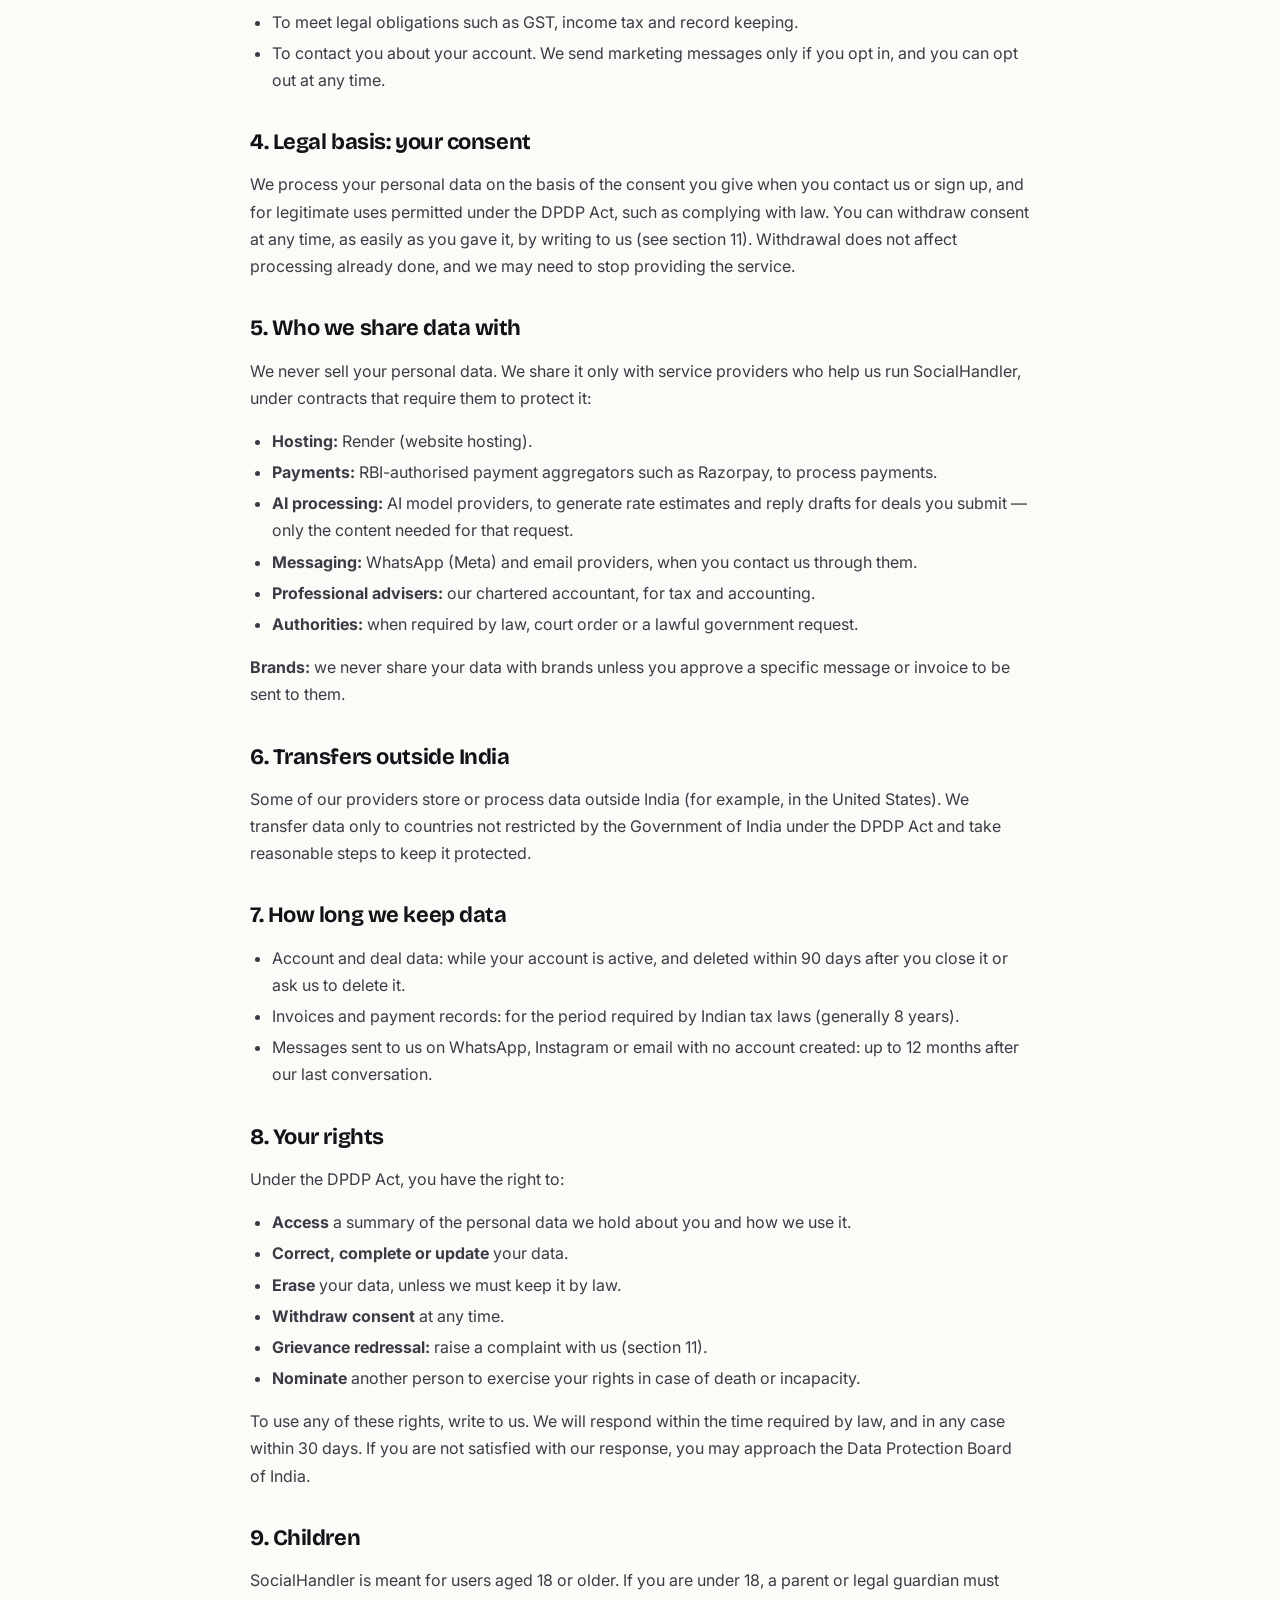
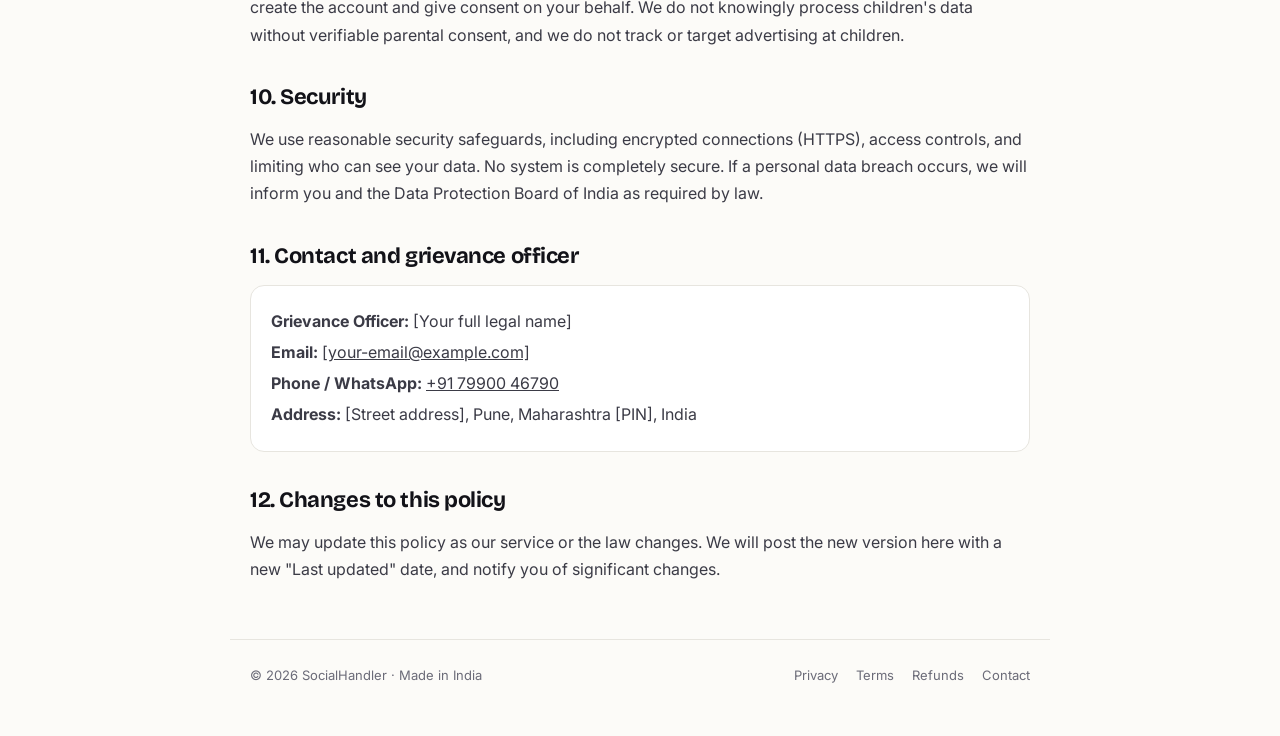
<file: privacy.html>
<!doctype html>
<html lang="en">
<head>
<meta charset="utf-8">
<meta name="viewport" content="width=device-width,initial-scale=1">
<title>Privacy Policy — SocialHandler</title>
<meta name="description" content="How SocialHandler collects, uses and protects your personal data under India's Digital Personal Data Protection Act, 2023.">
<link rel="preconnect" href="https://fonts.googleapis.com"><link rel="preconnect" href="https://fonts.gstatic.com" crossorigin>
<link href="https://fonts.googleapis.com/css2?family=Bricolage+Grotesque:opsz,wght@12..96,700;12..96,800&family=Inter:wght@400;500;600&display=swap" rel="stylesheet">
<link rel="stylesheet" href="legal.css">
</head>
<body>
<nav><div class="in"><a class="logo" href="index.html"><i>↗</i>SocialHandler</a><a class="back" href="index.html">← Back to home</a></div></nav>
<main>
<span class="eyebrow">Legal</span>
<h1>Privacy Policy</h1>
<p class="upd">Last updated: <span data-biz="updated"></span></p>

<div class="box"><p><b>The short version:</b> the free deal checker on our homepage runs entirely in your browser — the brand message you paste is not sent to us. When you contact us or use our paid services, we collect only what we need to help with your brand deals, we never sell your data, and you can ask us to delete it at any time.</p></div>

<h2>1. Who we are</h2>
<p><span data-biz="brand"></span> is operated by <span data-biz="owner"></span>, <span data-biz="entity"></span> based in <span data-biz="city"></span>, India ("we", "us", "our"). We are the Data Fiduciary for the personal data described in this policy under the Digital Personal Data Protection Act, 2023 ("DPDP Act") and the rules made under it.</p>

<h2>2. What we collect</h2>
<table>
<tr><th>Data</th><th>When</th><th>Why</th></tr>
<tr><td>Brand messages you paste into the free deal checker</td><td>Using the homepage tool</td><td>Processed only in your browser. <b>Not sent to or stored by us.</b></td></tr>
<tr><td>Name, phone number, Instagram handle, email</td><td>When you message us on WhatsApp, Instagram or email, or create an account</td><td>To reply to you and provide the service</td></tr>
<tr><td>Brand offers, contracts, screenshots and deal details you share</td><td>When you ask us to review or manage a deal</td><td>To estimate rates, flag risky terms, draft replies and track the deal</td></tr>
<tr><td>Audience and performance figures (followers, views, engagement)</td><td>When you share them or upload insights screenshots</td><td>To estimate a fair rate for you</td></tr>
<tr><td>Billing details: name, address, GSTIN (if any), PAN where required by law</td><td>When you pay us</td><td>To issue invoices and meet tax obligations</td></tr>
<tr><td>Payment status and transaction IDs</td><td>When you pay us</td><td>To record payments. <b>We never see or store your card, UPI PIN or bank login</b> — payments are handled by RBI-authorised payment partners.</td></tr>
<tr><td>Basic technical data (IP address, browser type)</td><td>When you visit our website</td><td>Collected by our hosting and font providers to deliver and secure the site</td></tr>
</table>
<p>We do not ask for your social media passwords, and we do not use advertising or tracking cookies.</p>

<h2>3. How we use your data</h2>
<ul>
<li>To provide the service you asked for: deal checks, rate estimates, contract red flags, reply drafts, invoices and payment reminders.</li>
<li>To calculate and bill our subscription and success fee.</li>
<li>To improve our rate estimates using <b>anonymised and aggregated</b> deal data (for example, average rates by niche and city). This data cannot identify you or the brand.</li>
<li>To meet legal obligations such as GST, income tax and record keeping.</li>
<li>To contact you about your account. We send marketing messages only if you opt in, and you can opt out at any time.</li>
</ul>

<h2>4. Legal basis: your consent</h2>
<p>We process your personal data on the basis of the consent you give when you contact us or sign up, and for legitimate uses permitted under the DPDP Act, such as complying with law. You can withdraw consent at any time, as easily as you gave it, by writing to us (see section 11). Withdrawal does not affect processing already done, and we may need to stop providing the service.</p>

<h2>5. Who we share data with</h2>
<p>We never sell your personal data. We share it only with service providers who help us run SocialHandler, under contracts that require them to protect it:</p>
<ul>
<li><b>Hosting:</b> Render (website hosting).</li>
<li><b>Payments:</b> RBI-authorised payment aggregators such as Razorpay, to process payments.</li>
<li><b>AI processing:</b> AI model providers, to generate rate estimates and reply drafts for deals you submit — only the content needed for that request.</li>
<li><b>Messaging:</b> WhatsApp (Meta) and email providers, when you contact us through them.</li>
<li><b>Professional advisers:</b> our chartered accountant, for tax and accounting.</li>
<li><b>Authorities:</b> when required by law, court order or a lawful government request.</li>
</ul>
<p><b>Brands:</b> we never share your data with brands unless you approve a specific message or invoice to be sent to them.</p>

<h2>6. Transfers outside India</h2>
<p>Some of our providers store or process data outside India (for example, in the United States). We transfer data only to countries not restricted by the Government of India under the DPDP Act and take reasonable steps to keep it protected.</p>

<h2>7. How long we keep data</h2>
<ul>
<li>Account and deal data: while your account is active, and deleted within 90 days after you close it or ask us to delete it.</li>
<li>Invoices and payment records: for the period required by Indian tax laws (generally 8 years).</li>
<li>Messages sent to us on WhatsApp, Instagram or email with no account created: up to 12 months after our last conversation.</li>
</ul>

<h2>8. Your rights</h2>
<p>Under the DPDP Act, you have the right to:</p>
<ul>
<li><b>Access</b> a summary of the personal data we hold about you and how we use it.</li>
<li><b>Correct, complete or update</b> your data.</li>
<li><b>Erase</b> your data, unless we must keep it by law.</li>
<li><b>Withdraw consent</b> at any time.</li>
<li><b>Grievance redressal:</b> raise a complaint with us (section 11).</li>
<li><b>Nominate</b> another person to exercise your rights in case of death or incapacity.</li>
</ul>
<p>To use any of these rights, write to us. We will respond within the time required by law, and in any case within 30 days. If you are not satisfied with our response, you may approach the Data Protection Board of India.</p>

<h2>9. Children</h2>
<p>SocialHandler is meant for users aged 18 or older. If you are under 18, a parent or legal guardian must create the account and give consent on your behalf. We do not knowingly process children's data without verifiable parental consent, and we do not track or target advertising at children.</p>

<h2>10. Security</h2>
<p>We use reasonable security safeguards, including encrypted connections (HTTPS), access controls, and limiting who can see your data. No system is completely secure. If a personal data breach occurs, we will inform you and the Data Protection Board of India as required by law.</p>

<h2>11. Contact and grievance officer</h2>
<div class="contact">
<p><b>Grievance Officer:</b> <span data-biz="owner"></span></p>
<p><b>Email:</b> <a data-biz="email"></a></p>
<p><b>Phone / WhatsApp:</b> <a data-biz="phone"></a></p>
<p><b>Address:</b> <span data-biz="address"></span></p>
</div>

<h2>12. Changes to this policy</h2>
<p>We may update this policy as our service or the law changes. We will post the new version here with a new "Last updated" date, and notify you of significant changes.</p>
</main>
<footer><span>© <span data-year></span> SocialHandler · Made in India</span><nav><a href="privacy.html">Privacy</a><a href="terms.html">Terms</a><a href="refund.html">Refunds</a><a href="contact.html">Contact</a></nav></footer>
<script src="legal.js"></script>
</body>
</html>
</file>
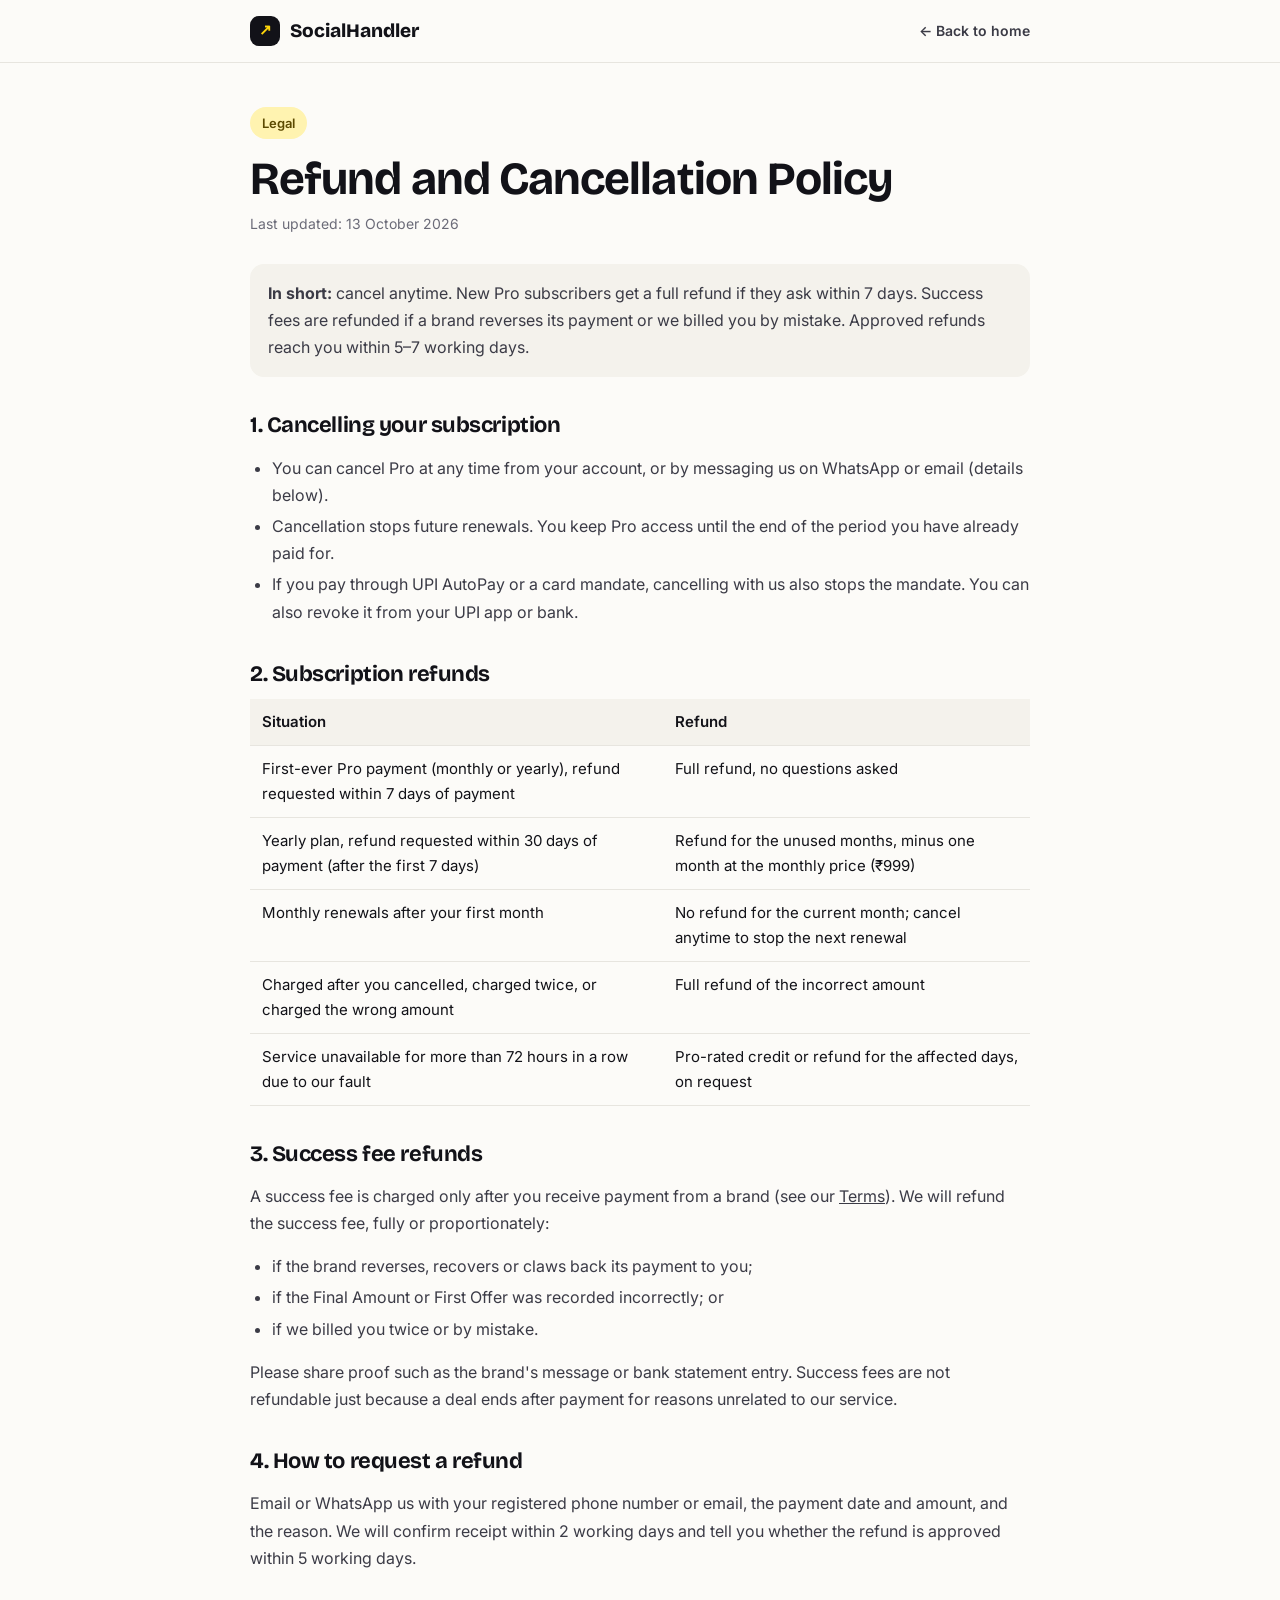
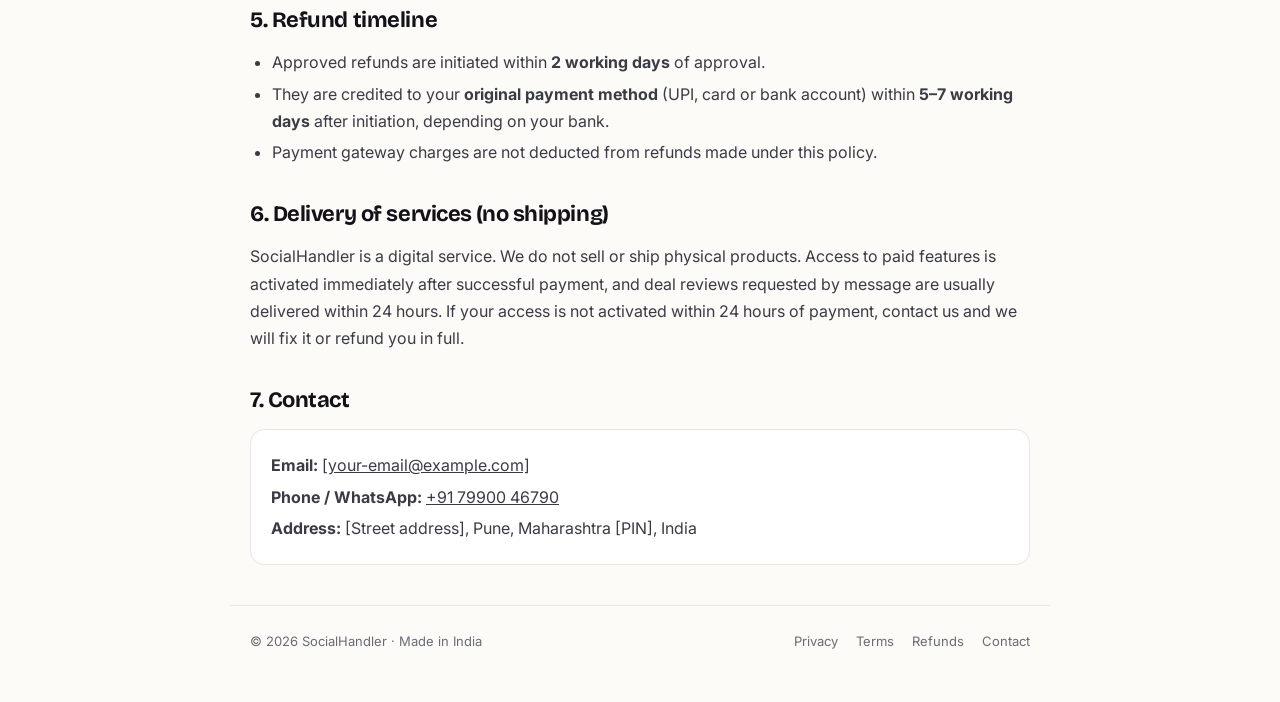
<file: refund.html>
<!doctype html>
<html lang="en">
<head>
<meta charset="utf-8">
<meta name="viewport" content="width=device-width,initial-scale=1">
<title>Refund and Cancellation Policy — SocialHandler</title>
<meta name="description" content="SocialHandler's refund, cancellation and delivery policy for subscriptions and success fees.">
<link rel="preconnect" href="https://fonts.googleapis.com"><link rel="preconnect" href="https://fonts.gstatic.com" crossorigin>
<link href="https://fonts.googleapis.com/css2?family=Bricolage+Grotesque:opsz,wght@12..96,700;12..96,800&family=Inter:wght@400;500;600&display=swap" rel="stylesheet">
<link rel="stylesheet" href="legal.css">
</head>
<body>
<nav><div class="in"><a class="logo" href="index.html"><i>↗</i>SocialHandler</a><a class="back" href="index.html">← Back to home</a></div></nav>
<main>
<span class="eyebrow">Legal</span>
<h1>Refund and Cancellation Policy</h1>
<p class="upd">Last updated: <span data-biz="updated"></span></p>

<div class="box"><p><b>In short:</b> cancel anytime. New Pro subscribers get a full refund if they ask within 7 days. Success fees are refunded if a brand reverses its payment or we billed you by mistake. Approved refunds reach you within 5–7 working days.</p></div>

<h2>1. Cancelling your subscription</h2>
<ul>
<li>You can cancel Pro at any time from your account, or by messaging us on WhatsApp or email (details below).</li>
<li>Cancellation stops future renewals. You keep Pro access until the end of the period you have already paid for.</li>
<li>If you pay through UPI AutoPay or a card mandate, cancelling with us also stops the mandate. You can also revoke it from your UPI app or bank.</li>
</ul>

<h2>2. Subscription refunds</h2>
<table>
<tr><th>Situation</th><th>Refund</th></tr>
<tr><td>First-ever Pro payment (monthly or yearly), refund requested within 7 days of payment</td><td>Full refund, no questions asked</td></tr>
<tr><td>Yearly plan, refund requested within 30 days of payment (after the first 7 days)</td><td>Refund for the unused months, minus one month at the monthly price (₹999)</td></tr>
<tr><td>Monthly renewals after your first month</td><td>No refund for the current month; cancel anytime to stop the next renewal</td></tr>
<tr><td>Charged after you cancelled, charged twice, or charged the wrong amount</td><td>Full refund of the incorrect amount</td></tr>
<tr><td>Service unavailable for more than 72 hours in a row due to our fault</td><td>Pro-rated credit or refund for the affected days, on request</td></tr>
</table>

<h2>3. Success fee refunds</h2>
<p>A success fee is charged only after you receive payment from a brand (see our <a href="terms.html">Terms</a>). We will refund the success fee, fully or proportionately:</p>
<ul>
<li>if the brand reverses, recovers or claws back its payment to you;</li>
<li>if the Final Amount or First Offer was recorded incorrectly; or</li>
<li>if we billed you twice or by mistake.</li>
</ul>
<p>Please share proof such as the brand's message or bank statement entry. Success fees are not refundable just because a deal ends after payment for reasons unrelated to our service.</p>

<h2>4. How to request a refund</h2>
<p>Email or WhatsApp us with your registered phone number or email, the payment date and amount, and the reason. We will confirm receipt within 2 working days and tell you whether the refund is approved within 5 working days.</p>

<h2>5. Refund timeline</h2>
<ul>
<li>Approved refunds are initiated within <b>2 working days</b> of approval.</li>
<li>They are credited to your <b>original payment method</b> (UPI, card or bank account) within <b>5–7 working days</b> after initiation, depending on your bank.</li>
<li>Payment gateway charges are not deducted from refunds made under this policy.</li>
</ul>

<h2>6. Delivery of services (no shipping)</h2>
<p>SocialHandler is a digital service. We do not sell or ship physical products. Access to paid features is activated immediately after successful payment, and deal reviews requested by message are usually delivered within 24 hours. If your access is not activated within 24 hours of payment, contact us and we will fix it or refund you in full.</p>

<h2>7. Contact</h2>
<div class="contact">
<p><b>Email:</b> <a data-biz="email"></a></p>
<p><b>Phone / WhatsApp:</b> <a data-biz="phone"></a></p>
<p><b>Address:</b> <span data-biz="address"></span></p>
</div>
</main>
<footer><span>© <span data-year></span> SocialHandler · Made in India</span><nav><a href="privacy.html">Privacy</a><a href="terms.html">Terms</a><a href="refund.html">Refunds</a><a href="contact.html">Contact</a></nav></footer>
<script src="legal.js"></script>
</body>
</html>
</file>
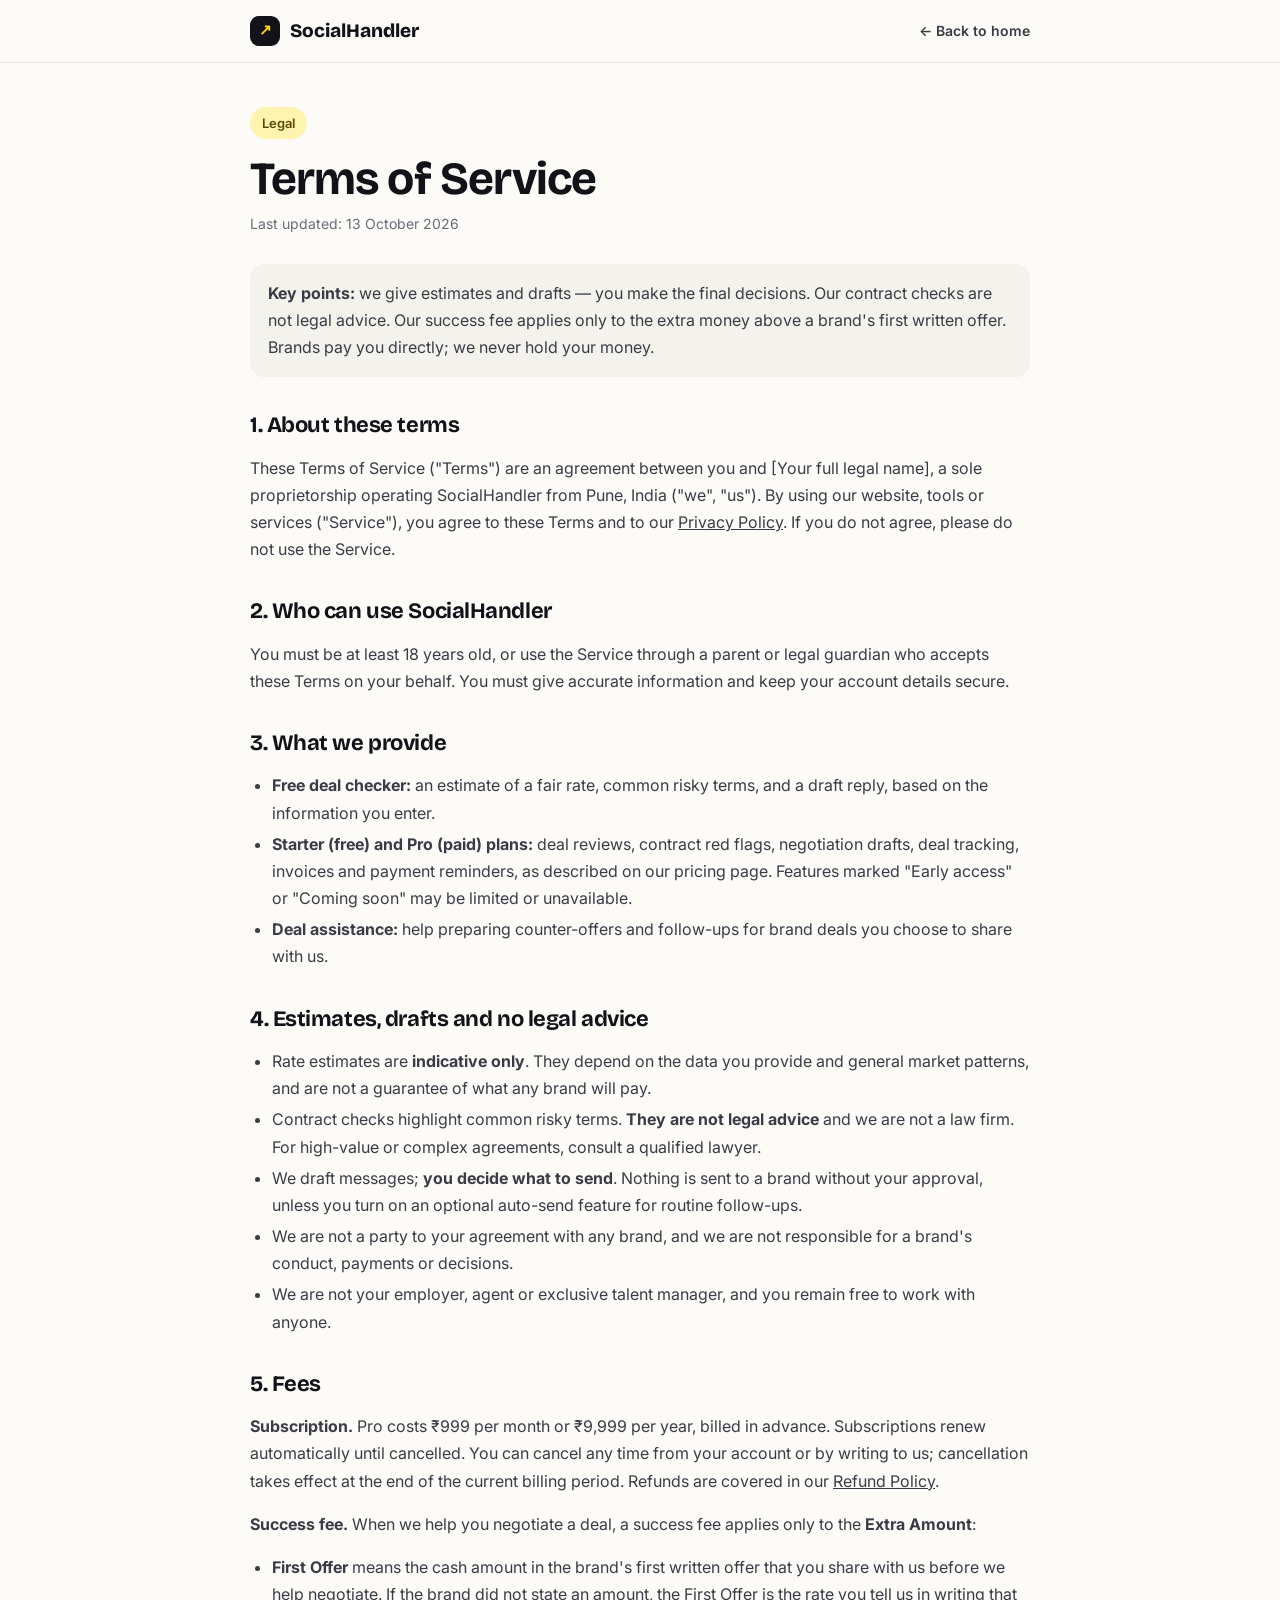
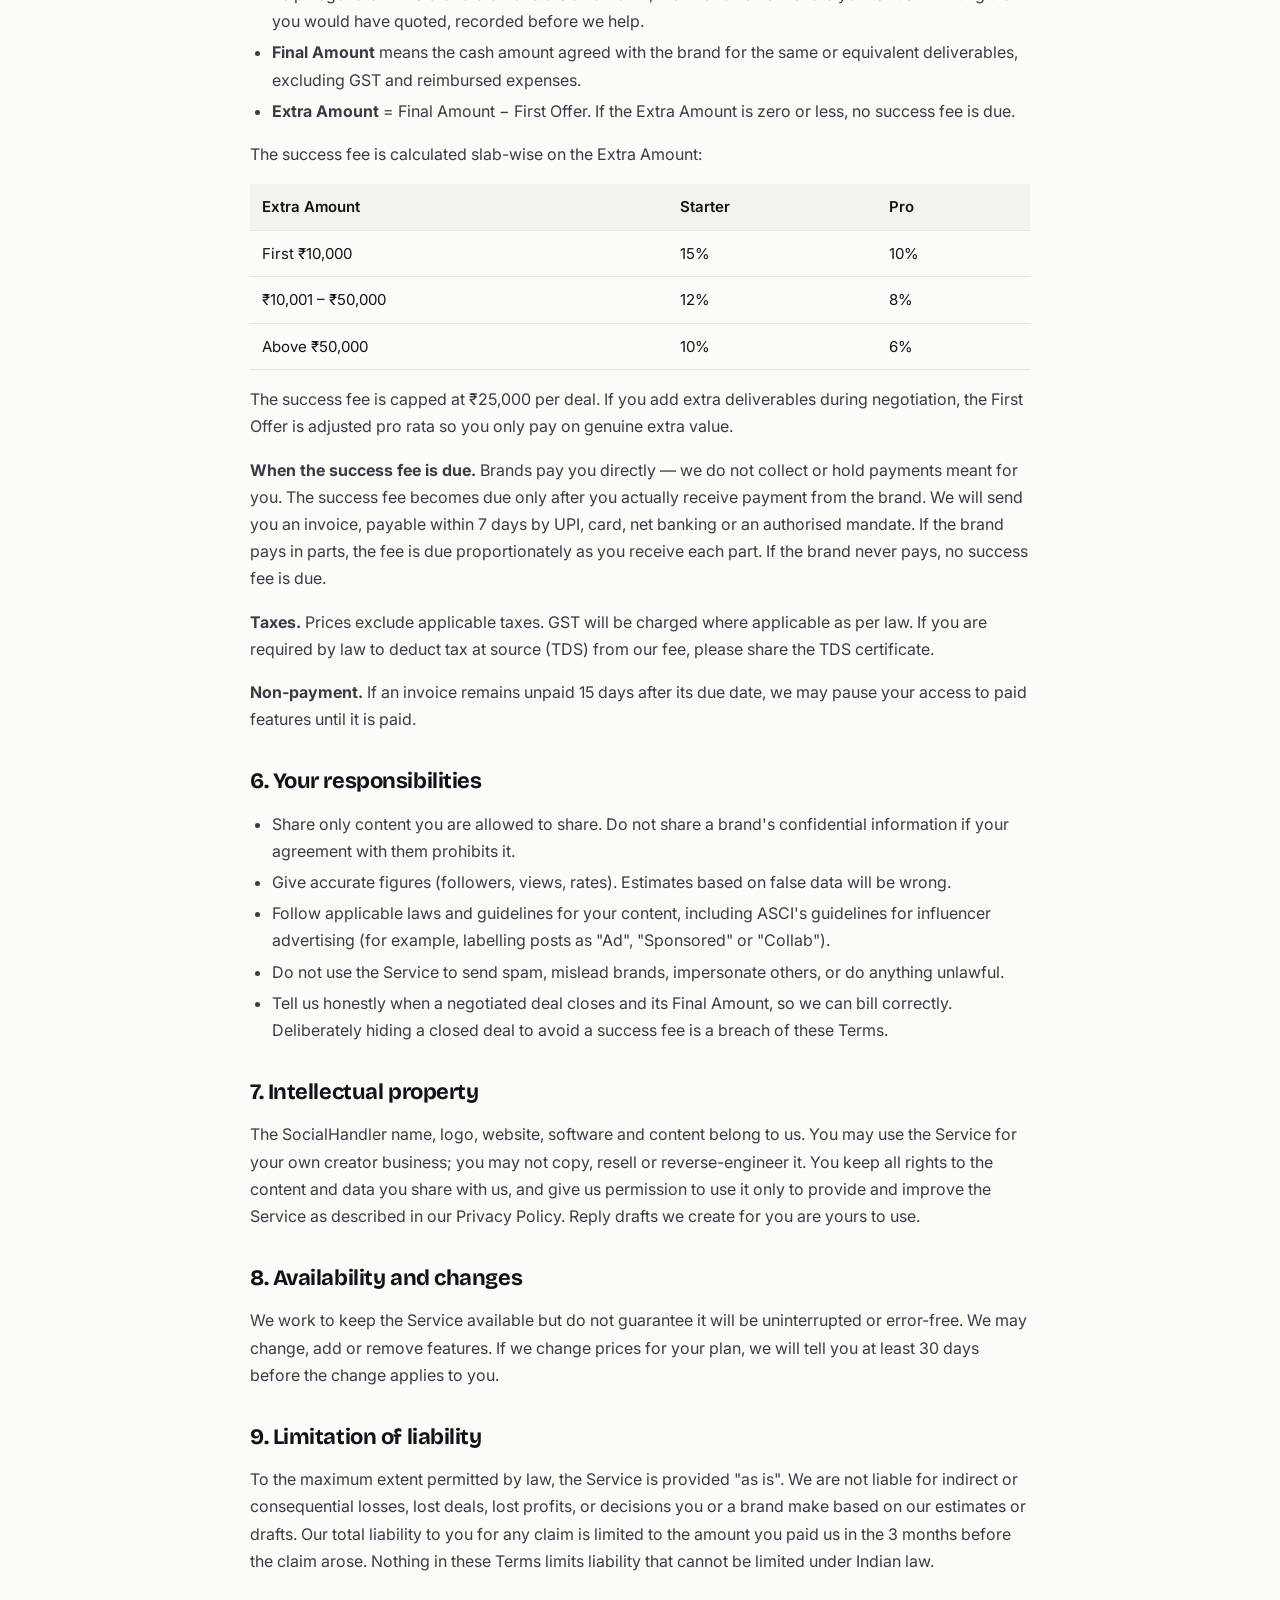
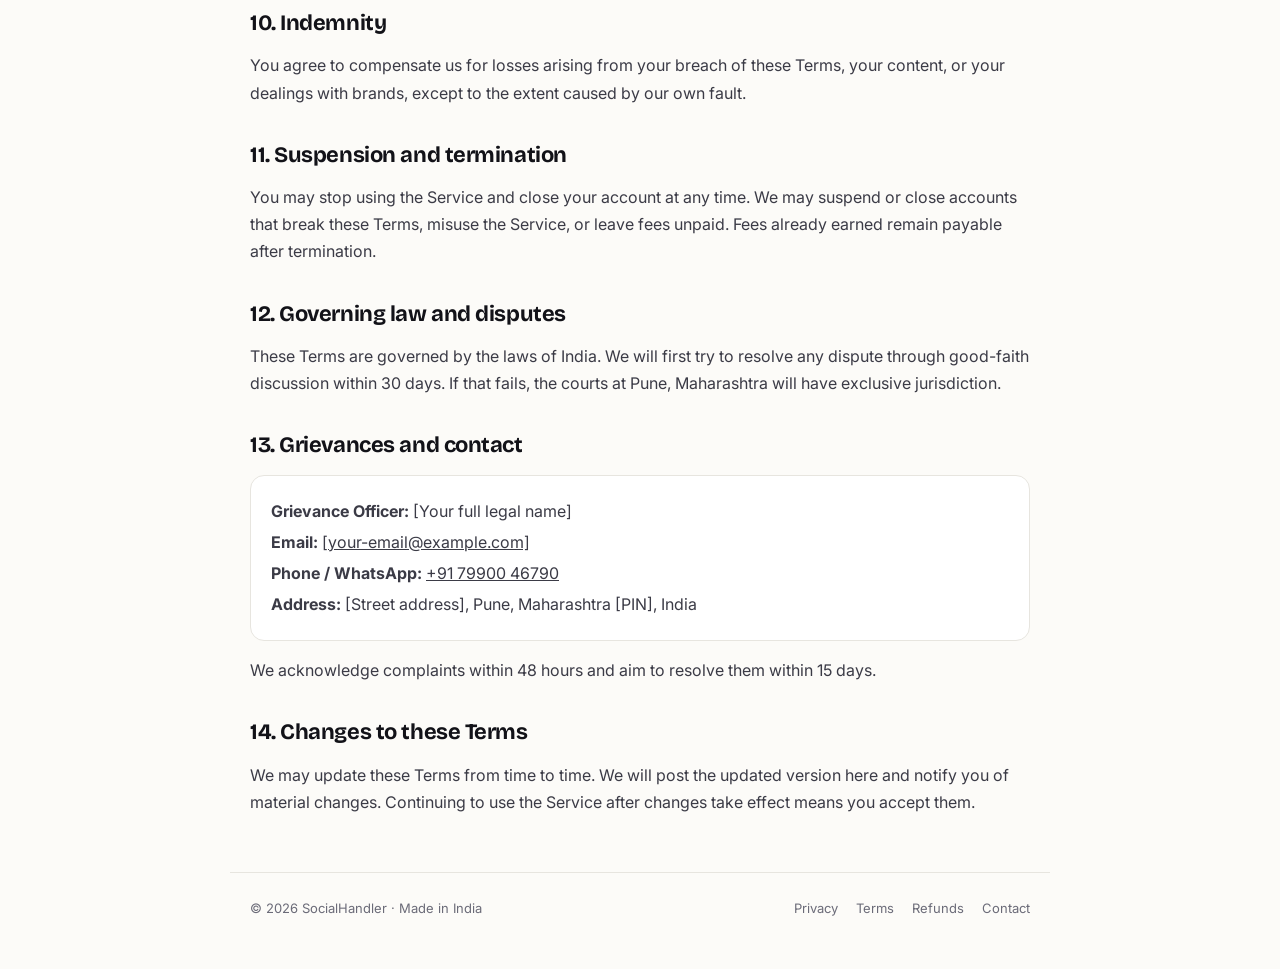
<file: terms.html>
<!doctype html>
<html lang="en">
<head>
<meta charset="utf-8">
<meta name="viewport" content="width=device-width,initial-scale=1">
<title>Terms of Service — SocialHandler</title>
<meta name="description" content="The terms that apply when you use SocialHandler's deal checker, subscription and success-fee services.">
<link rel="preconnect" href="https://fonts.googleapis.com"><link rel="preconnect" href="https://fonts.gstatic.com" crossorigin>
<link href="https://fonts.googleapis.com/css2?family=Bricolage+Grotesque:opsz,wght@12..96,700;12..96,800&family=Inter:wght@400;500;600&display=swap" rel="stylesheet">
<link rel="stylesheet" href="legal.css">
</head>
<body>
<nav><div class="in"><a class="logo" href="index.html"><i>↗</i>SocialHandler</a><a class="back" href="index.html">← Back to home</a></div></nav>
<main>
<span class="eyebrow">Legal</span>
<h1>Terms of Service</h1>
<p class="upd">Last updated: <span data-biz="updated"></span></p>

<div class="box"><p><b>Key points:</b> we give estimates and drafts — you make the final decisions. Our contract checks are not legal advice. Our success fee applies only to the extra money above a brand's first written offer. Brands pay you directly; we never hold your money.</p></div>

<h2>1. About these terms</h2>
<p>These Terms of Service ("Terms") are an agreement between you and <span data-biz="owner"></span>, <span data-biz="entity"></span> operating <span data-biz="brand"></span> from <span data-biz="city"></span>, India ("we", "us"). By using our website, tools or services ("Service"), you agree to these Terms and to our <a href="privacy.html">Privacy Policy</a>. If you do not agree, please do not use the Service.</p>

<h2>2. Who can use SocialHandler</h2>
<p>You must be at least 18 years old, or use the Service through a parent or legal guardian who accepts these Terms on your behalf. You must give accurate information and keep your account details secure.</p>

<h2>3. What we provide</h2>
<ul>
<li><b>Free deal checker:</b> an estimate of a fair rate, common risky terms, and a draft reply, based on the information you enter.</li>
<li><b>Starter (free) and Pro (paid) plans:</b> deal reviews, contract red flags, negotiation drafts, deal tracking, invoices and payment reminders, as described on our pricing page. Features marked "Early access" or "Coming soon" may be limited or unavailable.</li>
<li><b>Deal assistance:</b> help preparing counter-offers and follow-ups for brand deals you choose to share with us.</li>
</ul>

<h2>4. Estimates, drafts and no legal advice</h2>
<ul>
<li>Rate estimates are <b>indicative only</b>. They depend on the data you provide and general market patterns, and are not a guarantee of what any brand will pay.</li>
<li>Contract checks highlight common risky terms. <b>They are not legal advice</b> and we are not a law firm. For high-value or complex agreements, consult a qualified lawyer.</li>
<li>We draft messages; <b>you decide what to send</b>. Nothing is sent to a brand without your approval, unless you turn on an optional auto-send feature for routine follow-ups.</li>
<li>We are not a party to your agreement with any brand, and we are not responsible for a brand's conduct, payments or decisions.</li>
<li>We are not your employer, agent or exclusive talent manager, and you remain free to work with anyone.</li>
</ul>

<h2>5. Fees</h2>
<p><b>Subscription.</b> Pro costs ₹999 per month or ₹9,999 per year, billed in advance. Subscriptions renew automatically until cancelled. You can cancel any time from your account or by writing to us; cancellation takes effect at the end of the current billing period. Refunds are covered in our <a href="refund.html">Refund Policy</a>.</p>
<p><b>Success fee.</b> When we help you negotiate a deal, a success fee applies only to the <b>Extra Amount</b>:</p>
<ul>
<li><b>First Offer</b> means the cash amount in the brand's first written offer that you share with us before we help negotiate. If the brand did not state an amount, the First Offer is the rate you tell us in writing that you would have quoted, recorded before we help.</li>
<li><b>Final Amount</b> means the cash amount agreed with the brand for the same or equivalent deliverables, excluding GST and reimbursed expenses.</li>
<li><b>Extra Amount</b> = Final Amount − First Offer. If the Extra Amount is zero or less, no success fee is due.</li>
</ul>
<p>The success fee is calculated slab-wise on the Extra Amount:</p>
<table>
<tr><th>Extra Amount</th><th>Starter</th><th>Pro</th></tr>
<tr><td>First ₹10,000</td><td>15%</td><td>10%</td></tr>
<tr><td>₹10,001 – ₹50,000</td><td>12%</td><td>8%</td></tr>
<tr><td>Above ₹50,000</td><td>10%</td><td>6%</td></tr>
</table>
<p>The success fee is capped at ₹25,000 per deal. If you add extra deliverables during negotiation, the First Offer is adjusted pro rata so you only pay on genuine extra value.</p>
<p><b>When the success fee is due.</b> Brands pay you directly — we do not collect or hold payments meant for you. The success fee becomes due only after you actually receive payment from the brand. We will send you an invoice, payable within 7 days by UPI, card, net banking or an authorised mandate. If the brand pays in parts, the fee is due proportionately as you receive each part. If the brand never pays, no success fee is due.</p>
<p><b>Taxes.</b> Prices exclude applicable taxes. GST will be charged where applicable as per law. If you are required by law to deduct tax at source (TDS) from our fee, please share the TDS certificate.</p>
<p><b>Non-payment.</b> If an invoice remains unpaid 15 days after its due date, we may pause your access to paid features until it is paid.</p>

<h2>6. Your responsibilities</h2>
<ul>
<li>Share only content you are allowed to share. Do not share a brand's confidential information if your agreement with them prohibits it.</li>
<li>Give accurate figures (followers, views, rates). Estimates based on false data will be wrong.</li>
<li>Follow applicable laws and guidelines for your content, including ASCI's guidelines for influencer advertising (for example, labelling posts as "Ad", "Sponsored" or "Collab").</li>
<li>Do not use the Service to send spam, mislead brands, impersonate others, or do anything unlawful.</li>
<li>Tell us honestly when a negotiated deal closes and its Final Amount, so we can bill correctly. Deliberately hiding a closed deal to avoid a success fee is a breach of these Terms.</li>
</ul>

<h2>7. Intellectual property</h2>
<p>The SocialHandler name, logo, website, software and content belong to us. You may use the Service for your own creator business; you may not copy, resell or reverse-engineer it. You keep all rights to the content and data you share with us, and give us permission to use it only to provide and improve the Service as described in our Privacy Policy. Reply drafts we create for you are yours to use.</p>

<h2>8. Availability and changes</h2>
<p>We work to keep the Service available but do not guarantee it will be uninterrupted or error-free. We may change, add or remove features. If we change prices for your plan, we will tell you at least 30 days before the change applies to you.</p>

<h2>9. Limitation of liability</h2>
<p>To the maximum extent permitted by law, the Service is provided "as is". We are not liable for indirect or consequential losses, lost deals, lost profits, or decisions you or a brand make based on our estimates or drafts. Our total liability to you for any claim is limited to the amount you paid us in the 3 months before the claim arose. Nothing in these Terms limits liability that cannot be limited under Indian law.</p>

<h2>10. Indemnity</h2>
<p>You agree to compensate us for losses arising from your breach of these Terms, your content, or your dealings with brands, except to the extent caused by our own fault.</p>

<h2>11. Suspension and termination</h2>
<p>You may stop using the Service and close your account at any time. We may suspend or close accounts that break these Terms, misuse the Service, or leave fees unpaid. Fees already earned remain payable after termination.</p>

<h2>12. Governing law and disputes</h2>
<p>These Terms are governed by the laws of India. We will first try to resolve any dispute through good-faith discussion within 30 days. If that fails, the courts at <span data-biz="city"></span>, Maharashtra will have exclusive jurisdiction.</p>

<h2>13. Grievances and contact</h2>
<div class="contact">
<p><b>Grievance Officer:</b> <span data-biz="owner"></span></p>
<p><b>Email:</b> <a data-biz="email"></a></p>
<p><b>Phone / WhatsApp:</b> <a data-biz="phone"></a></p>
<p><b>Address:</b> <span data-biz="address"></span></p>
</div>
<p>We acknowledge complaints within 48 hours and aim to resolve them within 15 days.</p>

<h2>14. Changes to these Terms</h2>
<p>We may update these Terms from time to time. We will post the updated version here and notify you of material changes. Continuing to use the Service after changes take effect means you accept them.</p>
</main>
<footer><span>© <span data-year></span> SocialHandler · Made in India</span><nav><a href="privacy.html">Privacy</a><a href="terms.html">Terms</a><a href="refund.html">Refunds</a><a href="contact.html">Contact</a></nav></footer>
<script src="legal.js"></script>
</body>
</html>
</file>
<file: legal.css>
:root{--ink:#121218;--ink2:#3b3b46;--mute:#6b6b78;--line:#e7e5df;--bg:#fcfbf8;--soft:#f4f2ec;--y:#ffd60a;--y2:#fff3b0;--yd:#5c4a00}
*{box-sizing:border-box}
body{margin:0;font-family:Inter,system-ui,sans-serif;color:var(--ink);background:var(--bg);line-height:1.7;-webkit-font-smoothing:antialiased}
h1,h2{font-family:"Bricolage Grotesque",Inter,sans-serif;letter-spacing:-.02em;line-height:1.15}
a{color:inherit}
nav{border-bottom:1px solid var(--line);background:var(--bg)}
nav .in{max-width:820px;margin:0 auto;padding:0 20px;height:62px;display:flex;align-items:center;justify-content:space-between}
.logo{display:flex;align-items:center;gap:10px;font-family:"Bricolage Grotesque";font-weight:800;font-size:19px;text-decoration:none}
.logo i{width:30px;height:30px;border-radius:9px;background:var(--ink);display:grid;place-items:center;font-style:normal;color:var(--y);font-size:15px}
nav .back{font-size:14px;font-weight:600;text-decoration:none;color:var(--ink2)}
main{max-width:820px;margin:0 auto;padding:44px 20px 40px}
.eyebrow{display:inline-block;font-size:13px;font-weight:600;padding:5px 12px;border-radius:999px;background:var(--y2);color:var(--yd)}
h1{font-size:clamp(32px,5vw,46px);margin:14px 0 6px}
.upd{color:var(--mute);font-size:14px;margin:0 0 28px}
h2{font-size:22px;margin:36px 0 8px}
p,li{color:var(--ink2);font-size:16px}
ul{padding-left:22px}
li{margin:4px 0}
.box{background:var(--soft);border-radius:14px;padding:16px 18px;margin:18px 0}
.box p{margin:0}
table{width:100%;border-collapse:collapse;margin:12px 0;font-size:15px}
th,td{text-align:left;padding:10px 12px;border-bottom:1px solid var(--line);vertical-align:top}
th{background:var(--soft);font-weight:600}
.contact{background:#fff;border:1px solid var(--line);border-radius:14px;padding:18px 20px;margin-top:16px}
.contact p{margin:4px 0}
footer{max-width:820px;margin:0 auto;padding:24px 20px 50px;border-top:1px solid var(--line);font-size:13px;color:var(--mute);display:flex;justify-content:space-between;gap:16px;flex-wrap:wrap}
footer nav{border:0;background:none;display:flex;gap:18px}
footer a{text-decoration:none}
@media (max-width:560px){th,td{padding:8px;font-size:14px}}
</file>
